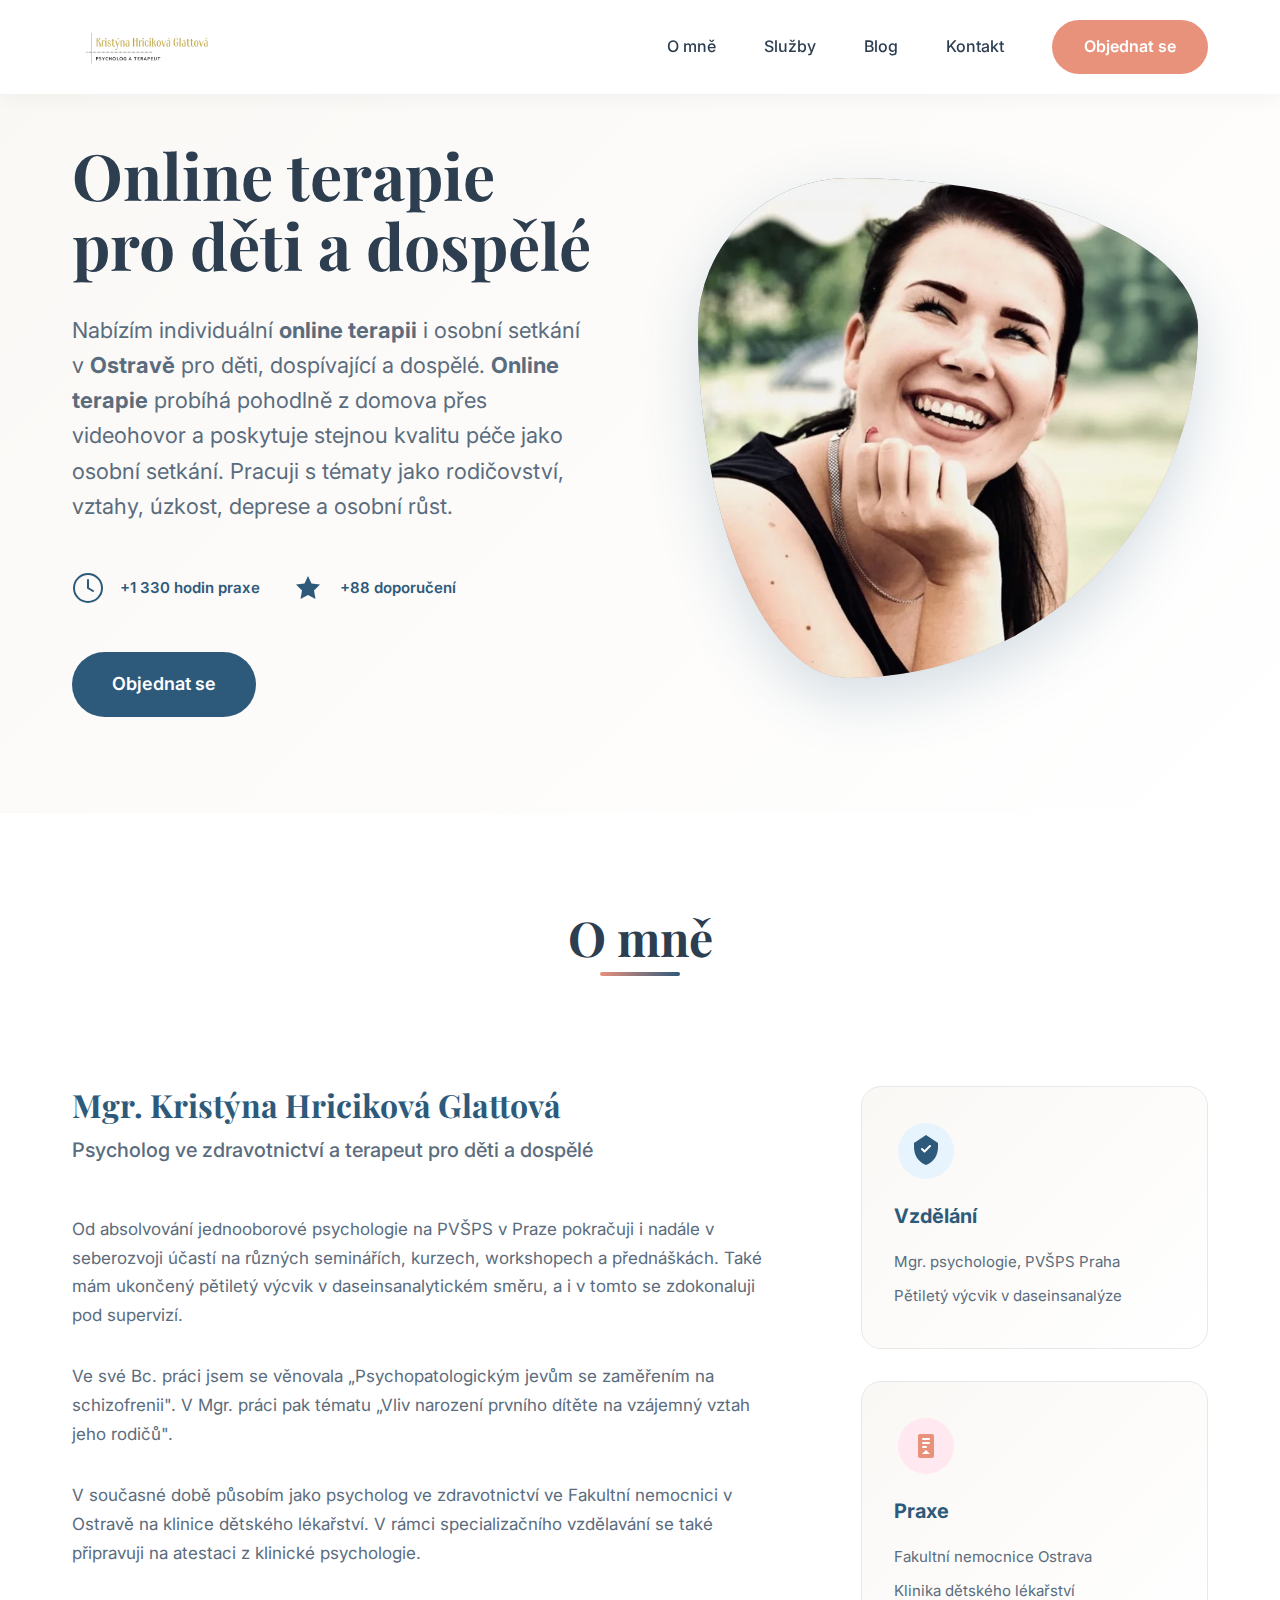
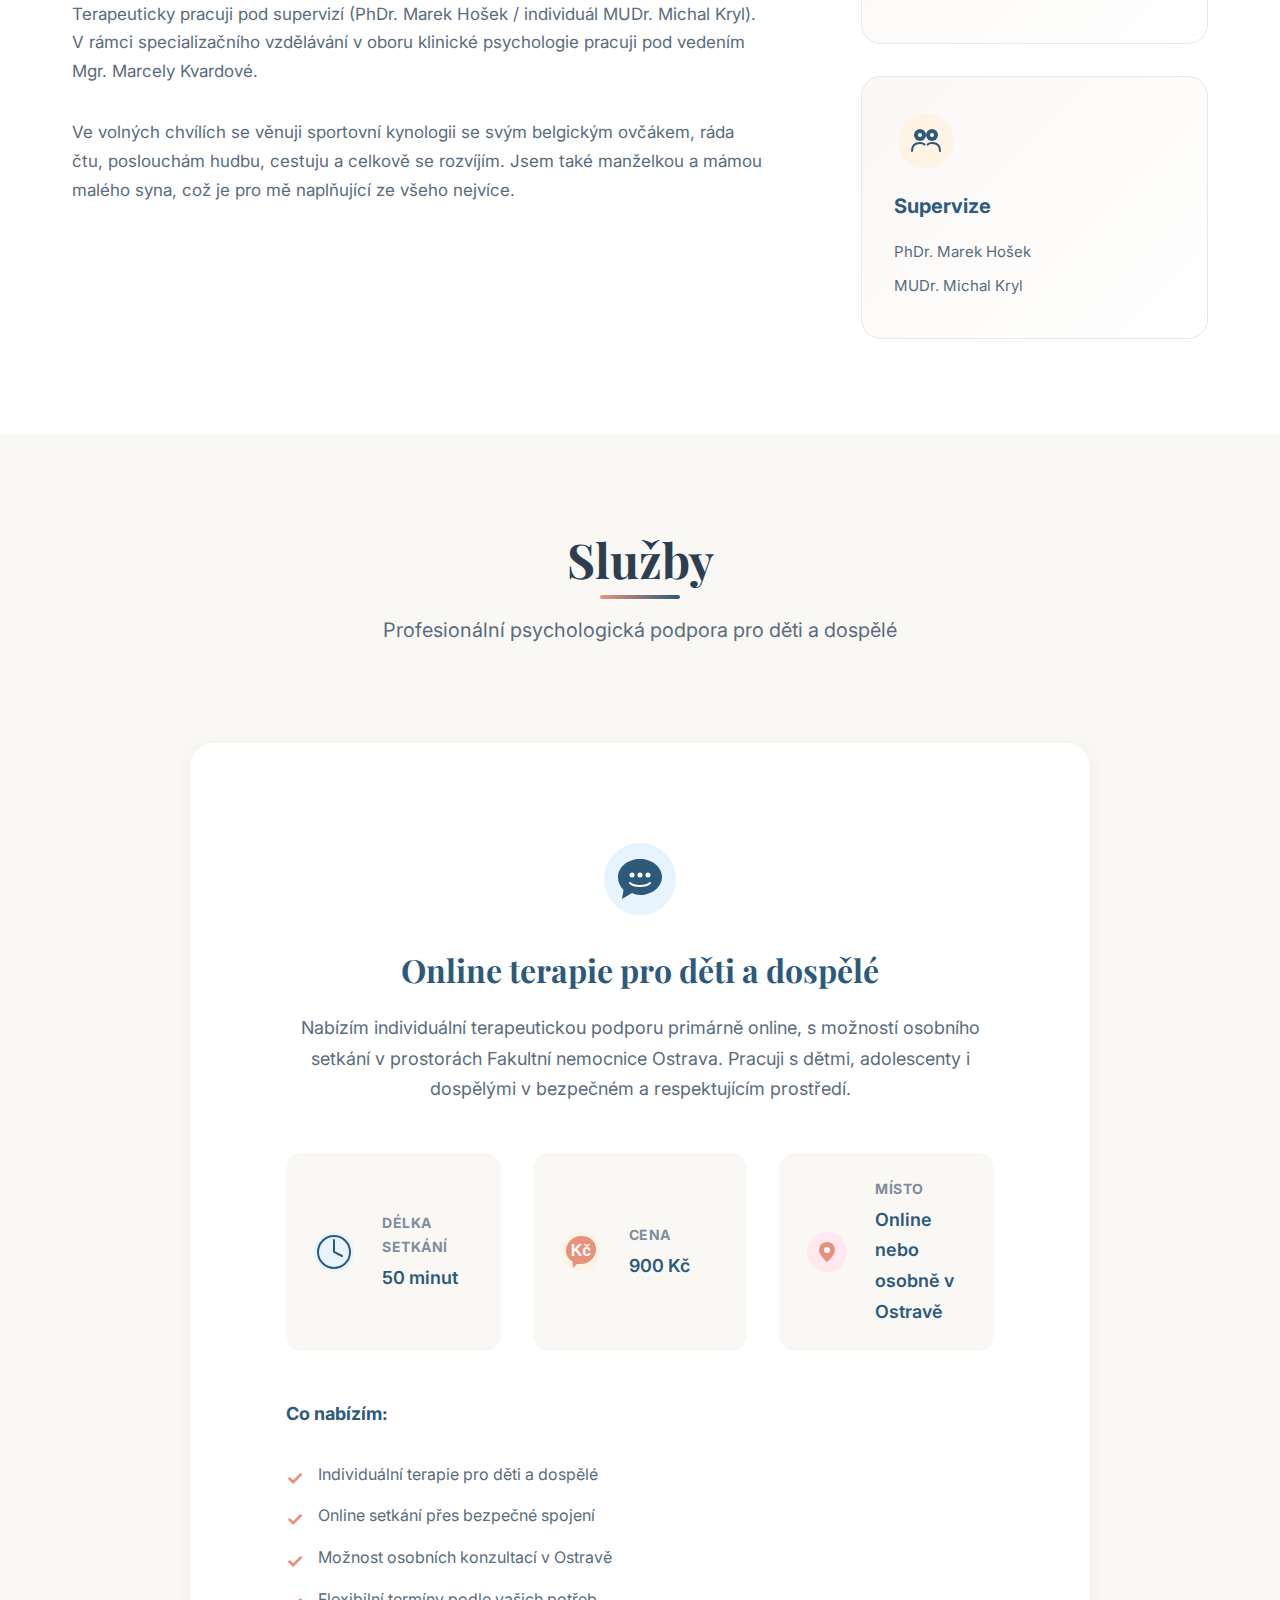
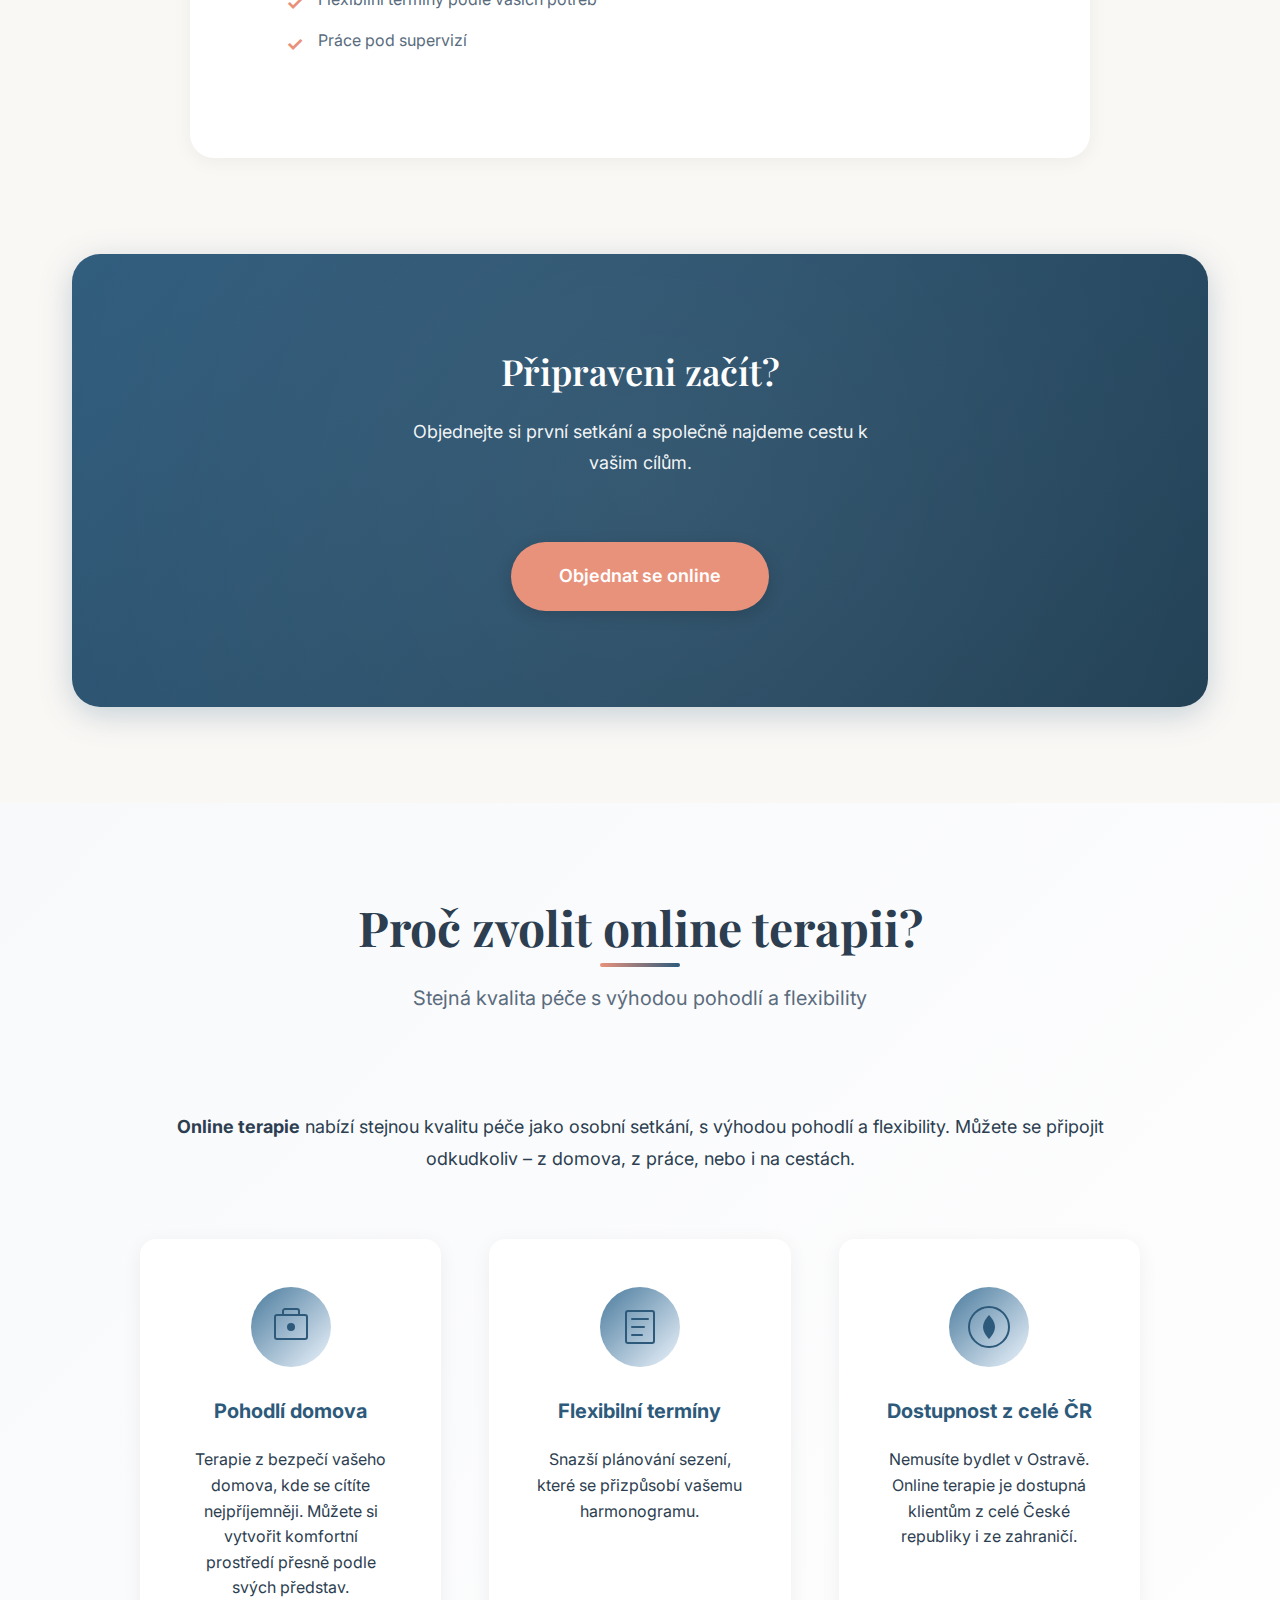
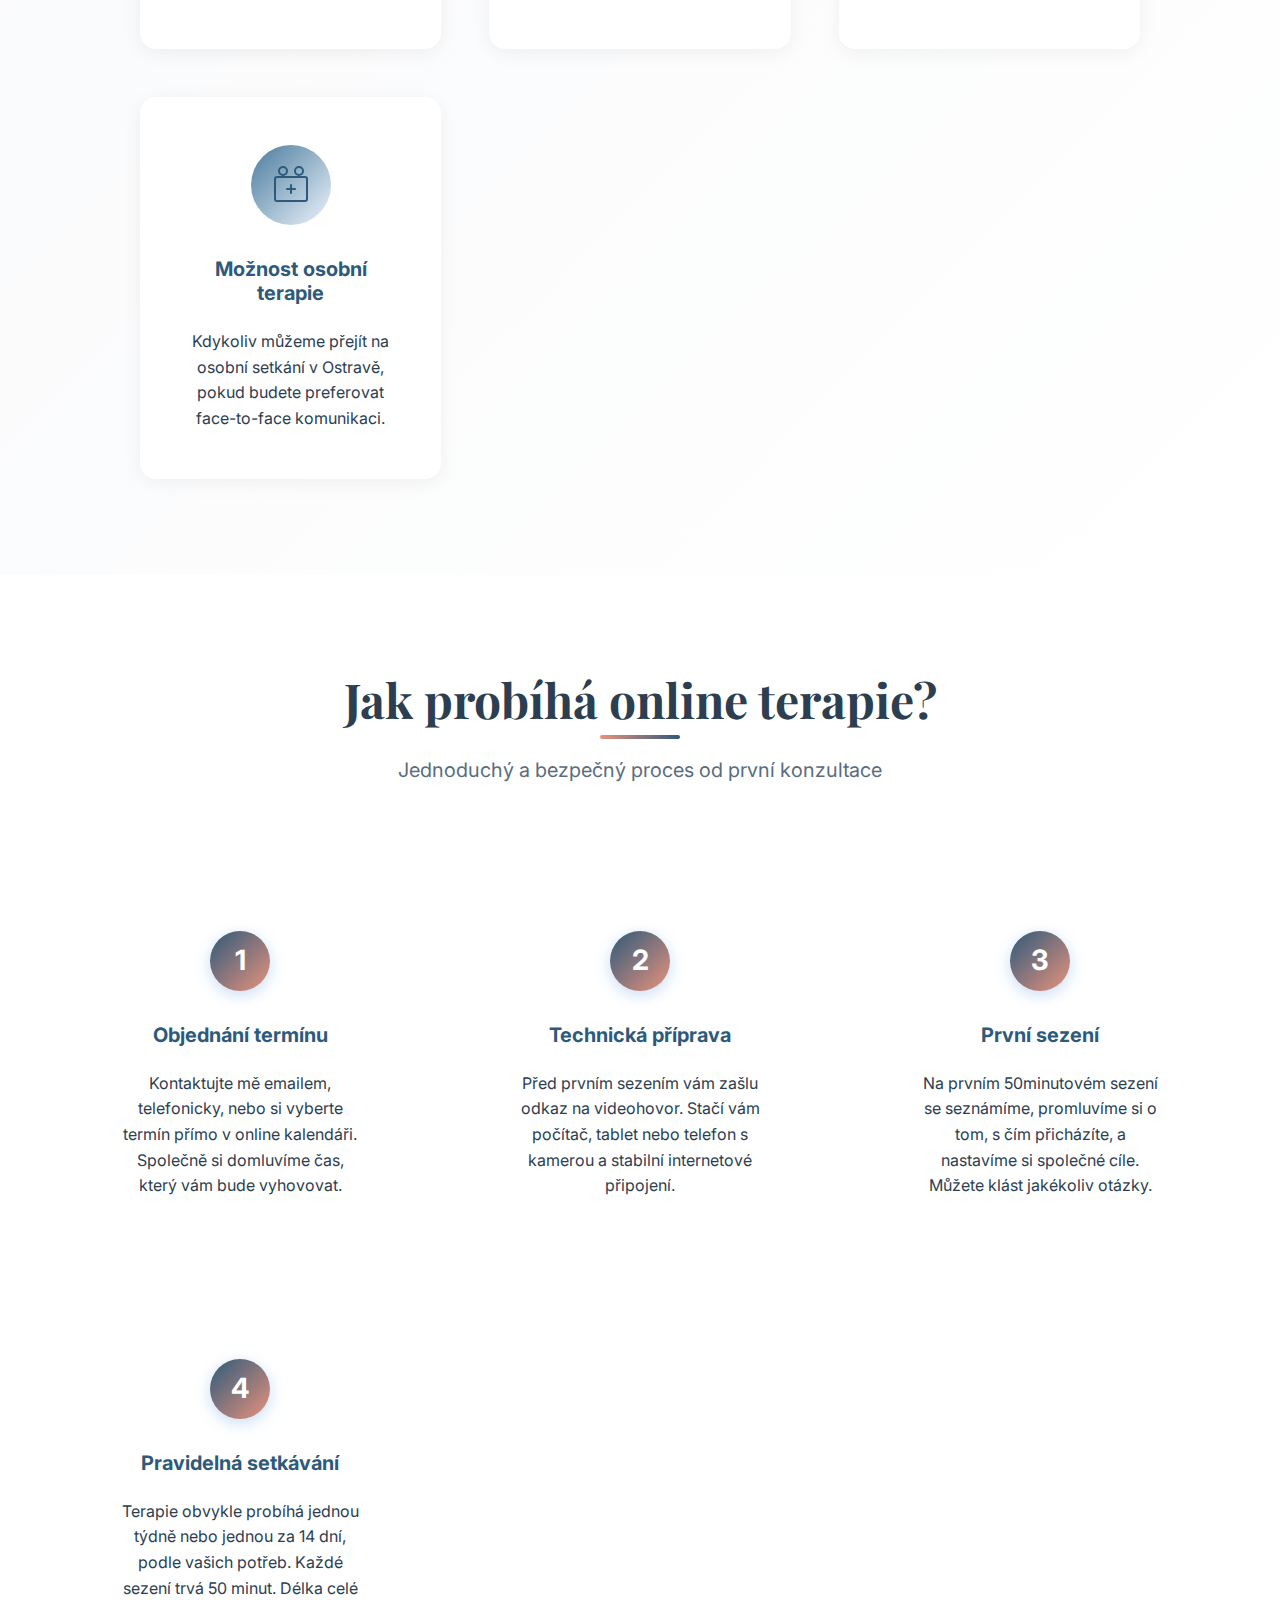
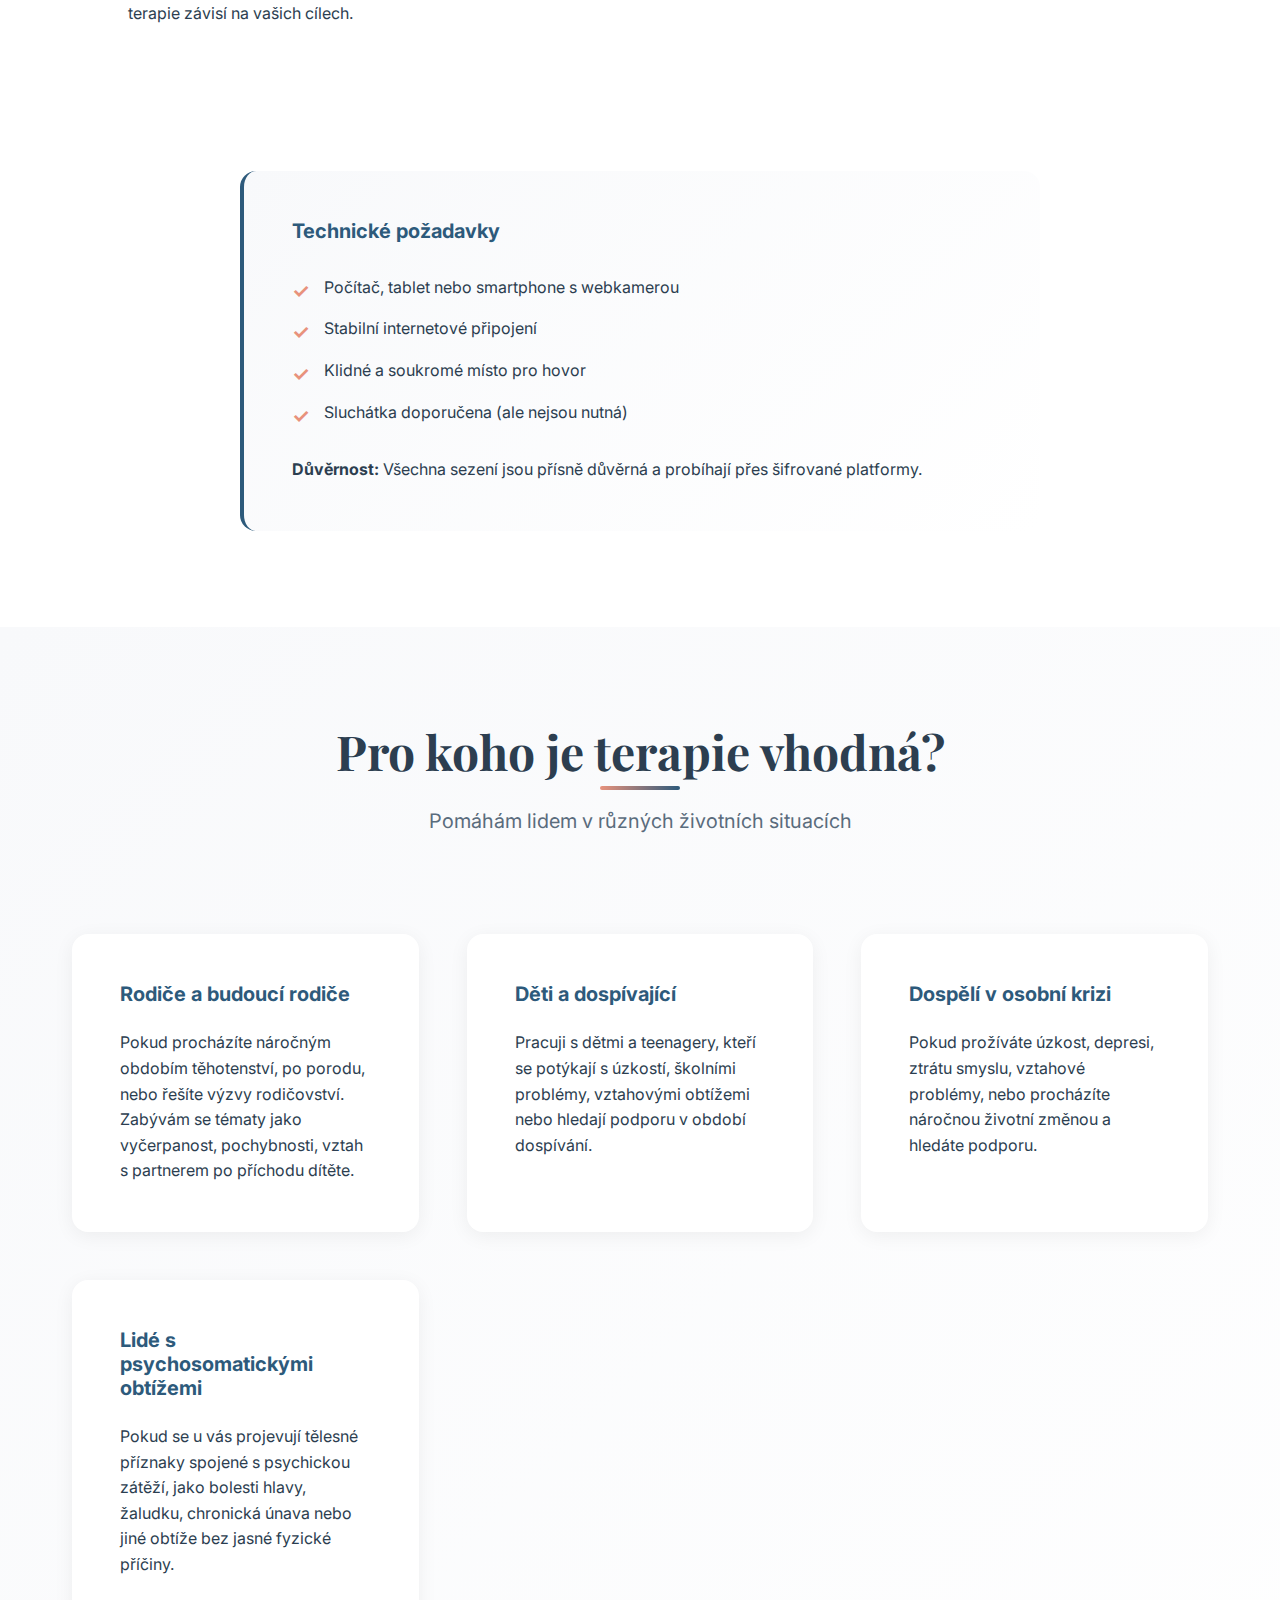
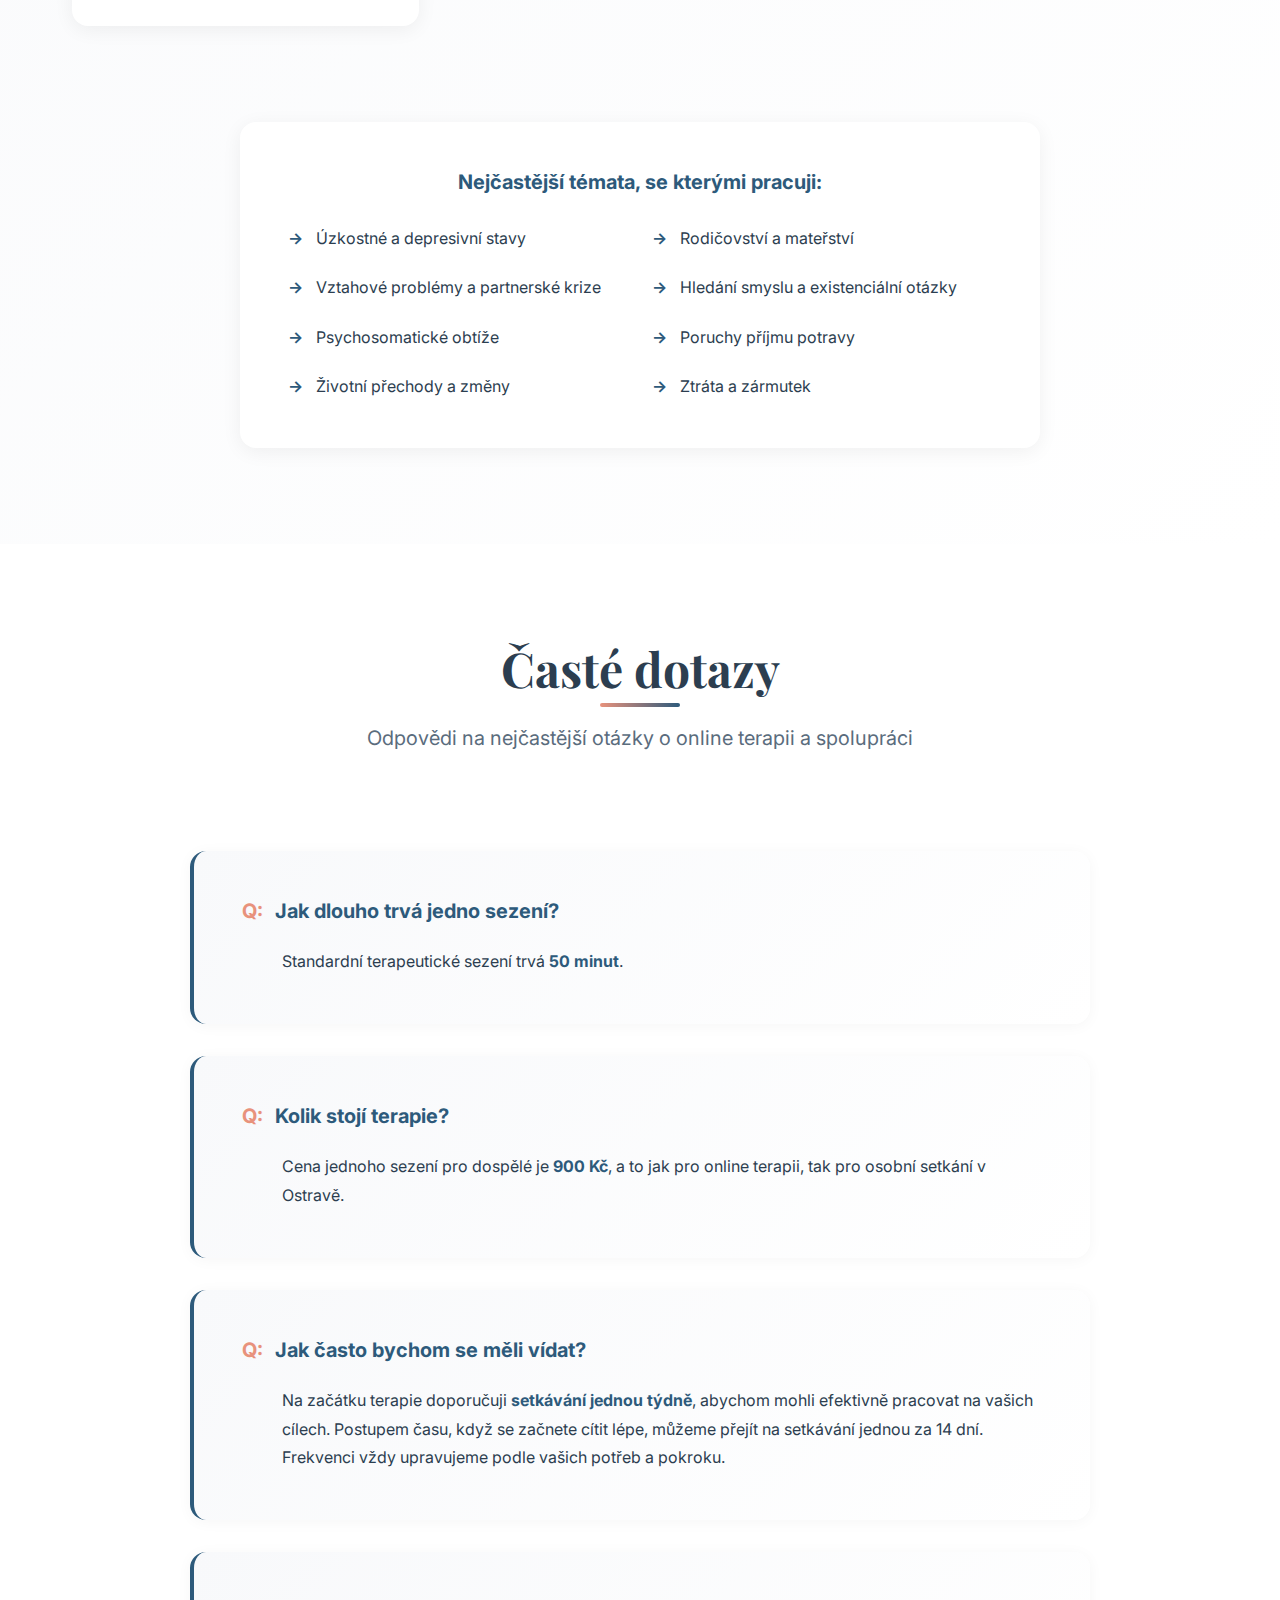
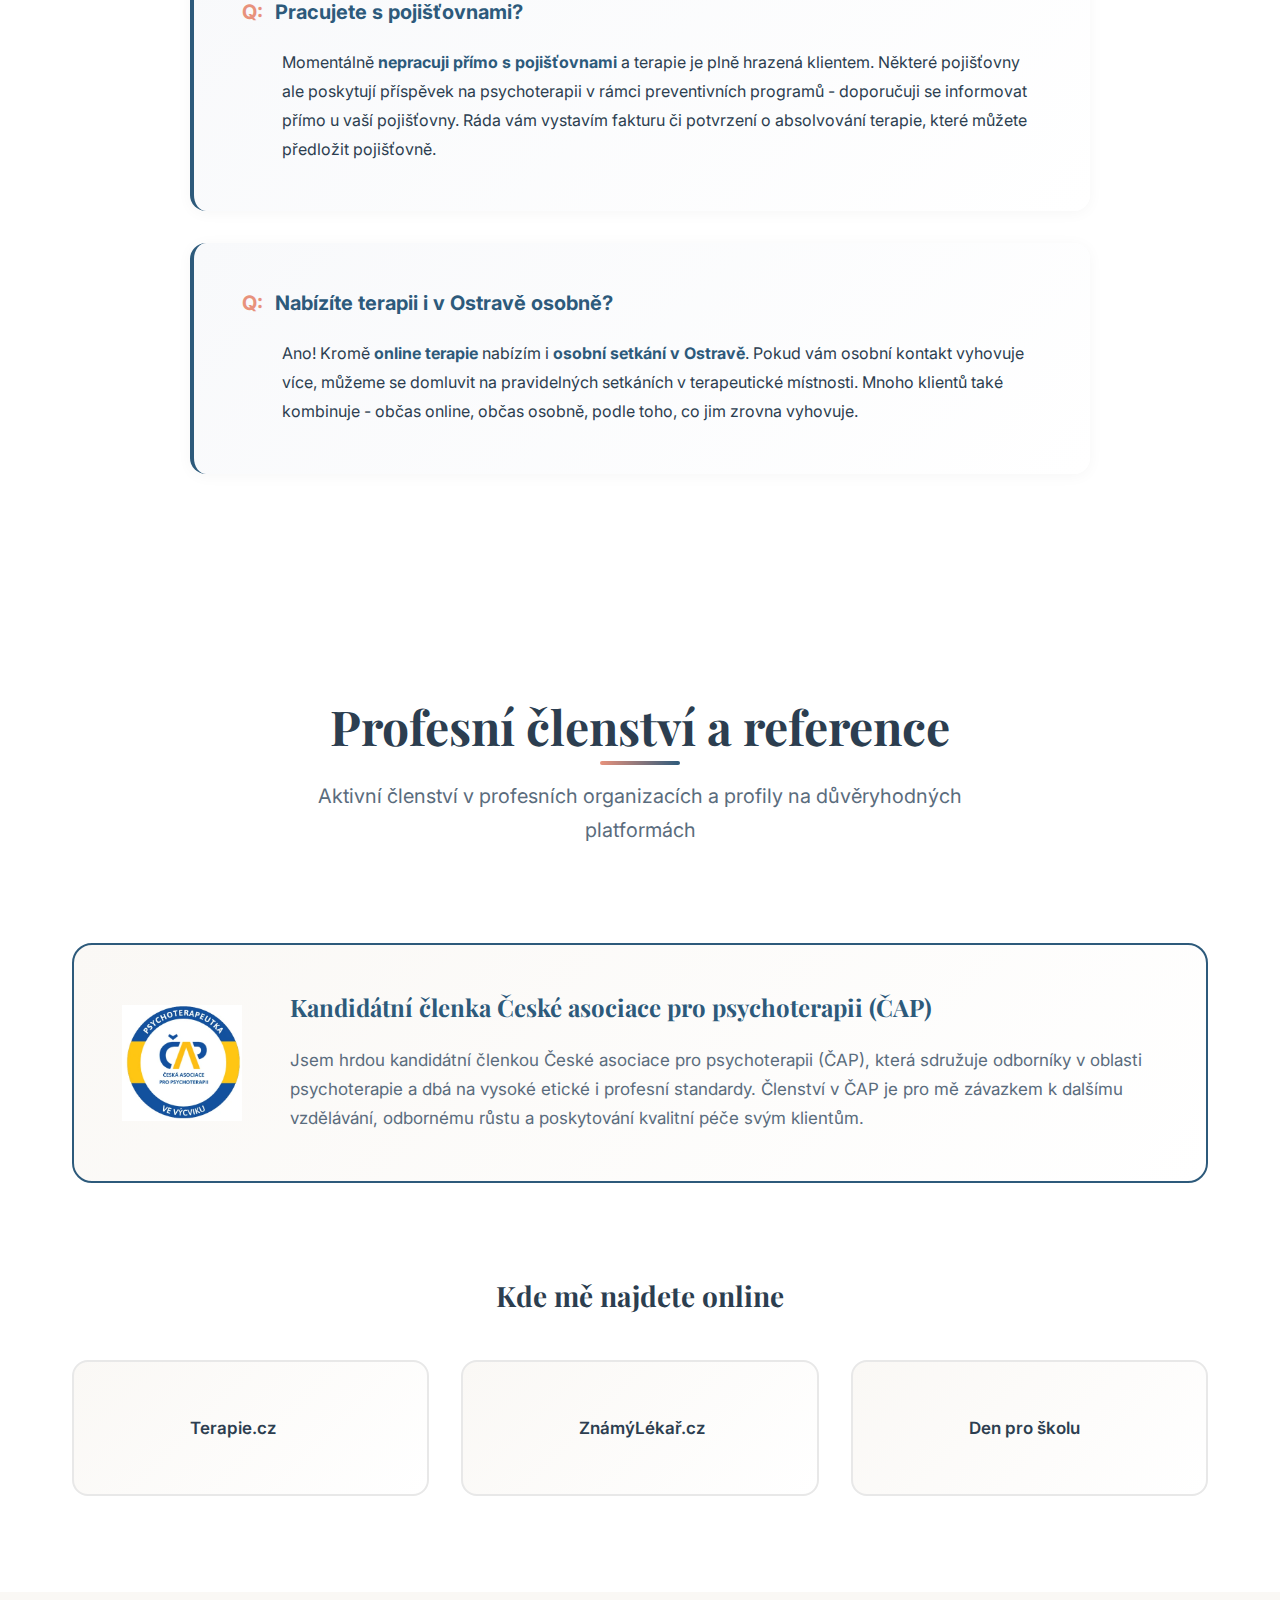
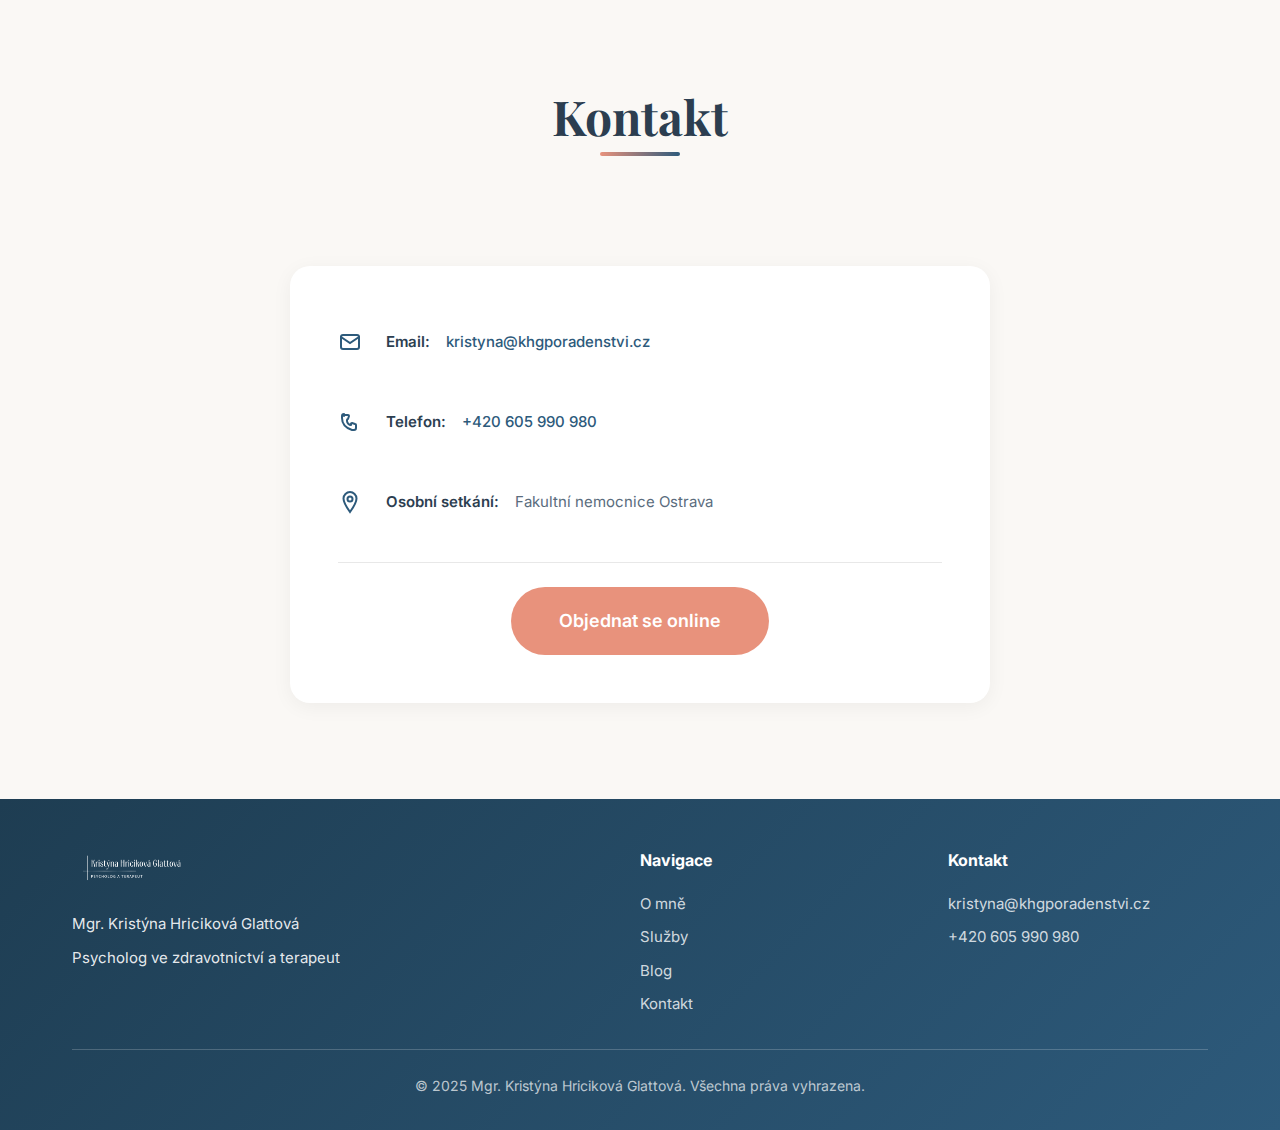
<file: index.html>
<!DOCTYPE html>
<html lang="cs">
<head>
    <meta charset="UTF-8">
    <meta name="viewport" content="width=device-width, initial-scale=1.0">
    <title>Mgr. Kristýna Hriciková Glattová - Online Terapie pro Děti a Dospělé</title>

    <!-- SEO Meta Tags -->
    <meta name="description" content="Psycholog ve zdravotnictví a terapeut pro děti a dospělé. Online terapie i osobní konzultace v Ostravě. Osobní přístup, specializace na klinickou psychologii.">
    <meta name="keywords" content="psycholog Ostrava, online terapie, terapie pro děti, terapie pro dospělé, klinický psycholog, psychoterapie online">
    <meta name="author" content="Mgr. Kristýna Hriciková Glattová">

    <!-- Open Graph Meta Tags -->
    <meta property="og:title" content="Mgr. Kristýna Hriciková Glattová - Online Terapie">
    <meta property="og:description" content="Psycholog ve zdravotnictví a terapeut pro děti a dospělé. Online i osobně v Ostravě.">
    <meta property="og:type" content="website">
    <meta property="og:url" content="https://khgporadenstvi.cz">

    <!-- Favicon -->
    <link rel="icon" type="image/x-icon" href="favicon.ico">

    <!-- Preload Critical Fonts -->
    <link rel="preload" href="fonts/Inter/Inter-VariableFont_opsz,wght.woff2" as="font" type="font/woff2" crossorigin>
    <link rel="preload" href="fonts/Playfair_Display/PlayfairDisplay-VariableFont_wght.woff2" as="font" type="font/woff2" crossorigin>

    <!-- Preload Hero Image -->
    <link rel="preload" as="image" href="images/photo-800.webp" type="image/webp" imagesrcset="images/photo-400.webp 400w, images/photo-800.webp 800w, images/photo.webp 1200w" imagesizes="(max-width: 768px) 90vw, 500px">

    <!-- Stylesheet -->
    <link rel="stylesheet" href="css/styles.css">
</head>
<body>
    <!-- Header & Navigation -->
    <header class="header">
        <nav class="nav container">
            <div class="nav-logo">
                <a href="index.html">
                    <picture>
                        <source srcset="images/logo.webp" type="image/webp">
                        <img src="images/logo.png" alt="KHG Poradenství Logo" class="logo-img" width="120" height="40">
                    </picture>
                </a>
            </div>

            <button class="nav-toggle" aria-label="Toggle navigation">
                <span></span>
                <span></span>
                <span></span>
            </button>

            <ul class="nav-menu">
                <li><a href="#o-mne" class="nav-link">O mně</a></li>
                <li><a href="#sluzby" class="nav-link">Služby</a></li>
                <li><a href="blog.html" class="nav-link">Blog</a></li>
                <li><a href="#kontakt" class="nav-link">Kontakt</a></li>
                <li><a href="https://calendar.google.com/calendar/u/0/appointments/schedules/AcZssZ2cyoX4avobVw7UGTWRjjlBi8N_5RwZskrOTMR1Fn3f1k2DAdBjTnU8CRSBcC-MUVLtbrA_2-Ft" class="btn btn-primary" target="_blank" rel="noopener">Objednat se</a></li>
            </ul>
        </nav>
    </header>

    <!-- Hero Section -->
    <section class="hero">
        <div class="container hero-container">
            <div class="hero-content">
                <h1 class="hero-title">Online terapie<br>pro děti a dospělé</h1>
                <p class="hero-subtitle">
                    Nabízím individuální <strong>online terapii</strong> i osobní setkání v <strong>Ostravě</strong> pro děti, dospívající a dospělé. <strong>Online terapie</strong> probíhá pohodlně z domova přes videohovor a poskytuje stejnou kvalitu péče jako osobní setkání. Pracuji s tématy jako rodičovství, vztahy, úzkost, deprese a osobní růst.
                </p>

                <div class="hero-stats">
                    <div class="hero-stat">
                        <div class="hero-stat-icon">
                            <svg width="32" height="32" viewBox="0 0 32 32" fill="none" xmlns="http://www.w3.org/2000/svg">
                                <circle cx="16" cy="16" r="14" stroke="#2D5A7B" stroke-width="2" fill="none"/>
                                <path d="M16 8V16L21 19" stroke="#2D5A7B" stroke-width="2" stroke-linecap="round"/>
                            </svg>
                        </div>
                        <span class="hero-stat-text">+1500 hodin praxe</span>
                    </div>
                    <div class="hero-stat">
                        <div class="hero-stat-icon">
                            <svg width="32" height="32" viewBox="0 0 32 32" fill="none" xmlns="http://www.w3.org/2000/svg">
                                <path d="M16 4L19.5 11.5L28 12.5L22 18.5L23.5 27L16 23L8.5 27L10 18.5L4 12.5L12.5 11.5L16 4Z" fill="#2D5A7B"/>
                            </svg>
                        </div>
                        <span class="hero-stat-text">+100 doporučení</span>
                    </div>
                </div>

                <a href="https://calendar.google.com/calendar/u/0/appointments/schedules/AcZssZ2cyoX4avobVw7UGTWRjjlBi8N_5RwZskrOTMR1Fn3f1k2DAdBjTnU8CRSBcC-MUVLtbrA_2-Ft" class="btn btn-hero" target="_blank" rel="noopener">
                    Objednat se
                </a>
            </div>

            <div class="hero-image">
                <div class="blob-shape">
                    <picture>
                        <source
                            srcset="images/photo-400.webp 400w,
                                    images/photo-800.webp 800w,
                                    images/photo.webp 1200w"
                            type="image/webp"
                            sizes="(max-width: 768px) 90vw, 500px">
                        <source
                            srcset="images/photo.jpg"
                            type="image/jpeg">
                        <img src="images/photo.jpg"
                             alt="Mgr. Kristýna Hriciková Glattová - Psycholog a terapeut"
                             class="profile-img"
                             width="500"
                             height="500"
                             loading="eager">
                    </picture>
                </div>
            </div>
        </div>
    </section>

    <!-- About Section -->
    <section id="o-mne" class="about">
        <div class="container">
            <div class="section-header">
                <h2 class="section-title">O mně</h2>
            </div>

            <div class="about-content">
                <div class="about-text">
                    <h3 class="about-name">Mgr. Kristýna Hriciková Glattová</h3>
                    <p class="about-role">Psycholog ve zdravotnictví a terapeut pro děti a dospělé</p>

                    <div class="about-description">
                        <p>
                            Od absolvování jednooborové psychologie na PVŠPS v Praze pokračuji i nadále
                            v seberozvoji účastí na různých seminářích, kurzech, workshopech a přednáškách.
                            Také mám ukončený pětiletý výcvik v daseinsanalytickém směru, a i v tomto se
                            zdokonaluji pod supervizí.
                        </p>

                        <p>
                            Ve své Bc. práci jsem se věnovala „Psychopatologickým jevům se zaměřením na
                            schizofrenii". V Mgr. práci pak tématu „Vliv narození prvního dítěte na vzájemný
                            vztah jeho rodičů".
                        </p>

                        <p>
                            V současné době působím jako psycholog ve zdravotnictví ve Fakultní nemocnici
                            v Ostravě na klinice dětského lékařství. V rámci specializačního vzdělavání
                            se také připravuji na atestaci z klinické psychologie.
                        </p>

                        <p>
                            Terapeuticky pracuji pod supervizí (PhDr. Marek Hošek / individuál MUDr. Michal Kryl).
                            V rámci specializačního vzdělávání v oboru klinické psychologie pracuji pod vedením
                            Mgr. Marcely Kvardové.
                        </p>

                        <p>
                            Ve volných chvílích se věnuji sportovní kynologii se svým belgickým ovčákem,
                            ráda čtu, poslouchám hudbu, cestuju a celkově se rozvíjím. Jsem také manželkou
                            a mámou malého syna, což je pro mě naplňující ze všeho nejvíce.
                        </p>
                    </div>
                </div>

                <div class="credentials">
                    <div class="credential-card">
                        <div class="credential-icon">
                            <svg width="64" height="64" viewBox="0 0 64 64" fill="none" xmlns="http://www.w3.org/2000/svg">
                                <circle cx="32" cy="32" r="28" fill="#E8F4FD"/>
                                <path d="M32 16L20 24V28C20 36 24 43 32 46C40 43 44 36 44 28V24L32 16Z" fill="#2D5A7B"/>
                                <path d="M28 30L30.5 32.5L36 27" stroke="white" stroke-width="2" stroke-linecap="round" stroke-linejoin="round"/>
                                <path d="M26 36L32 42L38 36" stroke="#2D5A7B" stroke-width="2" stroke-linecap="round" stroke-linejoin="round"/>
                            </svg>
                        </div>
                        <p class="credential-label"><strong>Vzdělání</strong></p>
                        <p>Mgr. psychologie, PVŠPS Praha</p>
                        <p>Pětiletý výcvik v daseinsanalýze</p>
                    </div>

                    <div class="credential-card">
                        <div class="credential-icon">
                            <svg width="64" height="64" viewBox="0 0 64 64" fill="none" xmlns="http://www.w3.org/2000/svg">
                                <circle cx="32" cy="32" r="28" fill="#FFE8F0"/>
                                <path d="M38 20H26C24.8954 20 24 20.8954 24 22V42C24 43.1046 24.8954 44 26 44H38C39.1046 44 40 43.1046 40 42V22C40 20.8954 39.1046 20 38 20Z" fill="#E8927C"/>
                                <rect x="28" y="24" width="8" height="2" rx="1" fill="white"/>
                                <rect x="28" y="28" width="8" height="2" rx="1" fill="white"/>
                                <rect x="28" y="32" width="5" height="2" rx="1" fill="white"/>
                                <path d="M32 36L28 40H36L32 36Z" fill="white"/>
                            </svg>
                        </div>
                        <p class="credential-label"><strong>Praxe</strong></p>
                        <p>Fakultní nemocnice Ostrava</p>
                        <p>Klinika dětského lékařství</p>
                    </div>

                    <div class="credential-card">
                        <div class="credential-icon">
                            <svg width="64" height="64" viewBox="0 0 64 64" fill="none" xmlns="http://www.w3.org/2000/svg">
                                <circle cx="32" cy="32" r="28" fill="#FFF3E6"/>
                                <circle cx="26" cy="26" r="6" fill="#2D5A7B"/>
                                <circle cx="38" cy="26" r="6" fill="#2D5A7B"/>
                                <path d="M18 42C18 37 21 34 26 34C28 34 29.5 34.5 30.5 35.5" stroke="#2D5A7B" stroke-width="2" stroke-linecap="round"/>
                                <path d="M46 42C46 37 43 34 38 34C36 34 34.5 34.5 33.5 35.5" stroke="#2D5A7B" stroke-width="2" stroke-linecap="round"/>
                                <circle cx="26" cy="26" r="2" fill="white"/>
                                <circle cx="38" cy="26" r="2" fill="white"/>
                            </svg>
                        </div>
                        <p class="credential-label"><strong>Supervize</strong></p>
                        <p>PhDr. Marek Hošek</p>
                        <p>MUDr. Michal Kryl</p>
                    </div>
                </div>
            </div>
        </div>
    </section>

    <!-- Services Section -->
    <section id="sluzby" class="services">
        <div class="container">
            <div class="section-header">
                <h2 class="section-title">Služby</h2>
                <p class="section-subtitle">Profesionální psychologická podpora pro děti a dospělé</p>
            </div>

            <div class="service-main">
                <div class="service-icon-large">
                    <svg width="80" height="80" viewBox="0 0 80 80" fill="none" xmlns="http://www.w3.org/2000/svg">
                        <circle cx="40" cy="40" r="36" fill="#E8F4FD"/>
                        <path d="M40 20C28 20 18 28 18 38C18 43 20 47.5 23.5 51L22 60L32 54C34.5 55 37 56 40 56C52 56 62 48 62 38C62 28 52 20 40 20Z" fill="#2D5A7B"/>
                        <circle cx="32" cy="36" r="2.5" fill="white"/>
                        <circle cx="40" cy="36" r="2.5" fill="white"/>
                        <circle cx="48" cy="36" r="2.5" fill="white"/>
                        <path d="M30 44C32 46 36 47 40 47C44 47 48 46 50 44" stroke="white" stroke-width="2" stroke-linecap="round"/>
                    </svg>
                </div>
                <h3>Online terapie pro děti a dospělé</h3>
                <p class="service-description">
                    Nabízím individuální terapeutickou podporu primárně online, s možností osobního setkání
                    v prostorách Fakultní nemocnice Ostrava. Pracuji s dětmi, adolescenty i dospělými
                    v bezpečném a respektujícím prostředí.
                </p>

                <div class="service-details">
                    <div class="service-detail-item">
                        <div class="detail-icon">
                            <svg width="48" height="48" viewBox="0 0 48 48" fill="none" xmlns="http://www.w3.org/2000/svg">
                                <circle cx="24" cy="24" r="20" fill="#E8F4FD"/>
                                <circle cx="24" cy="24" r="16" stroke="#2D5A7B" stroke-width="2"/>
                                <path d="M24 12V24L32 28" stroke="#2D5A7B" stroke-width="2" stroke-linecap="round"/>
                            </svg>
                        </div>
                        <div class="detail-content">
                            <p class="detail-label"><strong>Délka setkání</strong></p>
                            <p>50 minut</p>
                        </div>
                    </div>

                    <div class="service-detail-item">
                        <div class="detail-icon">
                            <svg width="48" height="48" viewBox="0 0 48 48" fill="none" xmlns="http://www.w3.org/2000/svg">
                                <circle cx="24" cy="24" r="20" fill="#FFF3E6"/>
                                <path d="M24 8C15.716 8 9 14.716 9 23C9 27.418 11.582 31.302 15.418 33.418L16 40L20 36H24C32.284 36 39 29.284 39 21C39 12.716 32.284 8 24 8Z" fill="#E8927C"/>
                                <text x="24" y="28" text-anchor="middle" fill="white" font-size="16" font-weight="bold" font-family="Arial">Kč</text>
                            </svg>
                        </div>
                        <div class="detail-content">
                            <p class="detail-label"><strong>Cena</strong></p>
                            <p>900 Kč</p>
                        </div>
                    </div>

                    <div class="service-detail-item">
                        <div class="detail-icon">
                            <svg width="48" height="48" viewBox="0 0 48 48" fill="none" xmlns="http://www.w3.org/2000/svg">
                                <circle cx="24" cy="24" r="20" fill="#FFE8F0"/>
                                <path d="M24 14C19.582 14 16 17.582 16 22C16 27.5 24 34 24 34C24 34 32 27.5 32 22C32 17.582 28.418 14 24 14Z" fill="#E8927C"/>
                                <circle cx="24" cy="22" r="3" fill="white"/>
                            </svg>
                        </div>
                        <div class="detail-content">
                            <p class="detail-label"><strong>Místo</strong></p>
                            <p>Online nebo osobně v Ostravě</p>
                        </div>
                    </div>
                </div>

                <div class="service-features-main">
                    <p class="features-heading"><strong>Co nabízím:</strong></p>
                    <ul>
                        <li>Individuální terapie pro děti a dospělé</li>
                        <li>Online setkání přes bezpečné spojení</li>
                        <li>Možnost osobních konzultací v Ostravě</li>
                        <li>Flexibilní termíny podle vašich potřeb</li>
                        <li>Práce pod supervizí</li>
                    </ul>
                </div>
            </div>

            <div class="cta-section">
                <p class="cta-heading">Připraveni začít?</p>
                <p>Objednejte si první setkání a společně najdeme cestu k vašim cílům.</p>
                <a href="https://calendar.google.com/calendar/u/0/appointments/schedules/AcZssZ2cyoX4avobVw7UGTWRjjlBi8N_5RwZskrOTMR1Fn3f1k2DAdBjTnU8CRSBcC-MUVLtbrA_2-Ft" class="btn btn-large" target="_blank" rel="noopener">
                    Objednat se online
                </a>
            </div>
        </div>
    </section>

    <!-- Why Online Therapy Section -->
    <section class="why-online">
        <div class="container">
            <div class="section-header">
                <h2 class="section-title">Proč zvolit online terapii?</h2>
                <p class="section-subtitle">Stejná kvalita péče s výhodou pohodlí a flexibility</p>
            </div>

            <div class="why-online-content">
                <p class="lead-text">
                    <strong>Online terapie</strong> nabízí stejnou kvalitu péče jako osobní setkání, s výhodou pohodlí a flexibility.
                    Můžete se připojit odkudkoliv – z domova, z práce, nebo i na cestách. 
                </p>

                <div class="benefits-grid">
                    <div class="benefit-item">
                        <div class="benefit-icon">
                            <svg width="48" height="48" viewBox="0 0 48 48" fill="none" xmlns="http://www.w3.org/2000/svg">
                                <rect x="8" y="12" width="32" height="24" rx="2" stroke="#2D5A7B" stroke-width="2"/>
                                <path d="M16 12V8C16 6.89543 16.8954 6 18 6H30C31.1046 6 32 6.89543 32 8V12" stroke="#2D5A7B" stroke-width="2"/>
                                <circle cx="24" cy="24" r="4" fill="#2D5A7B"/>
                            </svg>
                        </div>
                        <h3>Pohodlí domova</h3>
                        <p>Terapie z bezpečí vašeho domova, kde se cítíte nejpříjemněji. Můžete si vytvořit komfortní prostředí přesně podle svých představ.</p>
                    </div>

                    <div class="benefit-item">
                        <div class="benefit-icon">
                            <svg width="48" height="48" viewBox="0 0 48 48" fill="none" xmlns="http://www.w3.org/2000/svg">
                                <rect x="10" y="8" width="28" height="32" rx="2" stroke="#2D5A7B" stroke-width="2"/>
                                <line x1="16" y1="16" x2="32" y2="16" stroke="#2D5A7B" stroke-width="2" stroke-linecap="round"/>
                                <line x1="16" y1="24" x2="28" y2="24" stroke="#2D5A7B" stroke-width="2" stroke-linecap="round"/>
                                <line x1="16" y1="32" x2="26" y2="32" stroke="#2D5A7B" stroke-width="2" stroke-linecap="round"/>
                            </svg>
                        </div>
                        <h3>Flexibilní termíny</h3>
                        <p>Snazší plánování sezení, které se přizpůsobí vašemu harmonogramu.</p>
                    </div>

                    <div class="benefit-item">
                        <div class="benefit-icon">
                            <svg width="48" height="48" viewBox="0 0 48 48" fill="none" xmlns="http://www.w3.org/2000/svg">
                                <path d="M24 4C13 4 4 13 4 24C4 35 13 44 24 44C35 44 44 35 44 24C44 13 35 4 24 4Z" stroke="#2D5A7B" stroke-width="2"/>
                                <path d="M24 12C24 12 30 18 30 24C30 30 24 36 24 36C24 36 18 30 18 24C18 18 24 12 24 12Z" fill="#2D5A7B"/>
                            </svg>
                        </div>
                        <h3>Dostupnost z celé ČR</h3>
                        <p>Nemusíte bydlet v Ostravě. Online terapie je dostupná klientům z celé České republiky i ze zahraničí.</p>
                    </div>

                    <div class="benefit-item">
                        <div class="benefit-icon">
                            <svg width="48" height="48" viewBox="0 0 48 48" fill="none" xmlns="http://www.w3.org/2000/svg">
                                <rect x="8" y="16" width="32" height="24" rx="2" stroke="#2D5A7B" stroke-width="2"/>
                                <circle cx="16" cy="10" r="4" stroke="#2D5A7B" stroke-width="2"/>
                                <circle cx="32" cy="10" r="4" stroke="#2D5A7B" stroke-width="2"/>
                                <path d="M20 28H28M24 24V32" stroke="#2D5A7B" stroke-width="2" stroke-linecap="round"/>
                            </svg>
                        </div>
                        <h3>Možnost osobní terapie</h3>
                        <p>Kdykoliv můžeme přejít na osobní setkání v Ostravě, pokud budete preferovat face-to-face komunikaci.</p>
                    </div>
                </div>
            </div>
        </div>
    </section>

    <!-- How It Works Section -->
    <section class="how-it-works">
        <div class="container">
            <div class="section-header">
                <h2 class="section-title">Jak probíhá online terapie?</h2>
                <p class="section-subtitle">Jednoduchý a bezpečný proces od první konzultace</p>
            </div>

            <div class="process-steps">
                <div class="step">
                    <div class="step-number">1</div>
                    <h3>Objednání termínu</h3>
                    <p>Kontaktujte mě emailem, telefonicky, nebo si vyberte termín přímo v online kalendáři. Společně si domluvíme čas, který vám bude vyhovovat.</p>
                </div>

                <div class="step">
                    <div class="step-number">2</div>
                    <h3>Technická příprava</h3>
                    <p>Před prvním sezením vám zašlu odkaz na videohovor. Stačí vám počítač, tablet nebo telefon s kamerou a stabilní internetové připojení.</p>
                </div>

                <div class="step">
                    <div class="step-number">3</div>
                    <h3>První sezení</h3>
                    <p>Na prvním 50minutovém sezení se seznámíme, promluvíme si o tom, s čím přicházíte, a nastavíme si společné cíle. Můžete klást jakékoliv otázky.</p>
                </div>

                <div class="step">
                    <div class="step-number">4</div>
                    <h3>Pravidelná setkávání</h3>
                    <p>Terapie obvykle probíhá jednou týdně nebo jednou za 14 dní, podle vašich potřeb. Každé sezení trvá 50 minut. Délka celé terapie závisí na vašich cílech.</p>
                </div>
            </div>

            <div class="technical-info">
                <h3>Technické požadavky</h3>
                <ul>
                    <li>Počítač, tablet nebo smartphone s webkamerou</li>
                    <li>Stabilní internetové připojení</li>
                    <li>Klidné a soukromé místo pro hovor</li>
                    <li>Sluchátka doporučena (ale nejsou nutná)</li>
                </ul>
                <p><strong>Důvěrnost:</strong> Všechna sezení jsou přísně důvěrná a probíhají přes šifrované platformy.</p>
            </div>
        </div>
    </section>

    <!-- Who Is It For Section -->
    <section class="who-for">
        <div class="container">
            <div class="section-header">
                <h2 class="section-title">Pro koho je terapie vhodná?</h2>
                <p class="section-subtitle">Pomáhám lidem v různých životních situacích</p>
            </div>

            <div class="target-groups">
                <div class="target-group">
                    <h3>Rodiče a budoucí rodiče</h3>
                    <p>Pokud procházíte náročným obdobím těhotenství, po porodu, nebo řešíte výzvy rodičovství. Zabývám se tématy jako vyčerpanost, pochybnosti, vztah s partnerem po příchodu dítěte.</p>
                </div>

                <div class="target-group">
                    <h3>Děti a dospívající</h3>
                    <p>Pracuji s dětmi a teenagery, kteří se potýkají s úzkostí, školními problémy, vztahovými obtížemi nebo hledají podporu v období dospívání.</p>
                </div>

                <div class="target-group">
                    <h3>Dospělí v osobní krizi</h3>
                    <p>Pokud prožíváte úzkost, depresi, ztrátu smyslu, vztahové problémy, nebo procházíte náročnou životní změnou a hledáte podporu.</p>
                </div>

                <div class="target-group">
                    <h3>Lidé s psychosomatickými obtížemi</h3>
                    <p>Pokud se u vás projevují tělesné příznaky spojené s psychickou zátěží, jako bolesti hlavy, žaludku, chronická únava nebo jiné obtíže bez jasné fyzické příčiny.</p>
                </div>
            </div>

            <div class="common-issues">
                <h3>Nejčastější témata, se kterými pracuji:</h3>
                <ul>
                    <li>Úzkostné a depresivní stavy</li>
                    <li>Rodičovství a mateřství</li>
                    <li>Vztahové problémy a partnerské krize</li>
                    <li>Hledání smyslu a existenciální otázky</li>
                    <li>Psychosomatické obtíže</li>
                    <li>Poruchy příjmu potravy</li>
                    <li>Životní přechody a změny</li>
                    <li>Ztráta a zármutek</li>
                </ul>
            </div>
        </div>
    </section>

    <!-- FAQ Section -->
    <section id="faq" class="faq">
        <div class="container">
            <div class="section-header">
                <h2 class="section-title">Časté dotazy</h2>
                <p class="section-subtitle">Odpovědi na nejčastější otázky o online terapii a spolupráci</p>
            </div>

            <div class="faq-list">
                <div class="faq-item">
                    <h3 class="faq-question">Jak dlouho trvá jedno sezení?</h3>
                    <div class="faq-answer">
                        <p>Standardní terapeutické sezení trvá <strong>50 minut</strong>. </p>
                    </div>
                </div>

                <div class="faq-item">
                    <h3 class="faq-question">Kolik stojí terapie?</h3>
                    <div class="faq-answer">
                        <p>Cena jednoho sezení pro dospělé je <strong>900 Kč</strong>, a to jak pro online terapii, tak pro osobní setkání v Ostravě.</p>
                    </div>
                </div>

                <div class="faq-item">
                    <h3 class="faq-question">Jak často bychom se měli vídat?</h3>
                    <div class="faq-answer">
                        <p>Na začátku terapie doporučuji <strong>setkávání jednou týdně</strong>, abychom mohli efektivně pracovat na vašich cílech. Postupem času, když se začnete cítit lépe, můžeme přejít na setkávání jednou za 14 dní. Frekvenci vždy upravujeme podle vašich potřeb a pokroku.</p>
                    </div>
                </div>

                <div class="faq-item">
                    <h3 class="faq-question">Pracujete s pojišťovnami?</h3>
                    <div class="faq-answer">
                        <p>Momentálně <strong>nepracuji přímo s pojišťovnami</strong> a terapie je plně hrazená klientem. Některé pojišťovny ale poskytují příspěvek na psychoterapii v rámci preventivních programů - doporučuji se informovat přímo u vaší pojišťovny. Ráda vám vystavím fakturu či potvrzení o absolvování terapie, které můžete předložit pojišťovně.</p>
                    </div>
                </div>

                <div class="faq-item">
                    <h3 class="faq-question">Nabízíte terapii i v Ostravě osobně?</h3>
                    <div class="faq-answer">
                        <p>Ano! Kromě <strong>online terapie</strong> nabízím i <strong>osobní setkání v Ostravě</strong>. Pokud vám osobní kontakt vyhovuje více, můžeme se domluvit na pravidelných setkáních v terapeutické místnosti. Mnoho klientů také kombinuje - občas online, občas osobně, podle toho, co jim zrovna vyhovuje.</p>
                    </div>
                </div>
            </div>
        </div>
    </section>

    <!-- Featured Section -->
    <section class="featured">
        <div class="container">
            <div class="section-header">
                <h2 class="section-title">Profesní členství a reference</h2>
                <p class="section-subtitle">Aktivní členství v profesních organizacích a profily na důvěryhodných platformách</p>
            </div>

            <!-- ČAP Membership -->
            <div class="cap-membership">
                <div class="cap-logo">
                    <picture>
                        <source srcset="images/ceska-asociace-pro-psychoterapii.webp" type="image/webp">
                        <img src="images/ceska-asociace-pro-psychoterapii.png" alt="Česká asociace pro psychoterapii (ČAP)" class="cap-logo-img" width="120" height="120">
                    </picture>
                </div>
                <div class="cap-content">
                    <h3>Kandidátní členka České asociace pro psychoterapii (ČAP)</h3>
                    <p>
                        Jsem hrdou kandidátní členkou České asociace pro psychoterapii (ČAP), která sdružuje
                        odborníky v oblasti psychoterapie a dbá na vysoké etické i profesní standardy.
                        Členství v ČAP je pro mě závazkem k dalšímu vzdělávání, odbornému růstu
                        a poskytování kvalitní péče svým klientům.
                    </p>
                </div>
            </div>

            <h3 class="featured-subtitle">Kde mě najdete online</h3>
            <div class="featured-links">
                <a href="https://app.terapie.cz/profile/589-Kristyna-Glattova" target="_blank" rel="noopener" class="featured-link">
                    <picture>
                        <source srcset="images/terapie-cz-logo.webp" type="image/webp">
                        <img src="images/terapie-cz-logo.jpg" alt="Terapie.cz" class="featured-logo" width="150" height="50" loading="lazy">
                    </picture>
                    <span>Terapie.cz</span>
                </a>

                <a href="https://www.znamylekar.cz/mgr-kristyna-hricikova-glattova/psycholog-terapeut/benesov" target="_blank" rel="noopener" class="featured-link">
                    <picture>
                        <source srcset="images/znamy-lekar-logo.webp" type="image/webp">
                        <img src="images/znamy-lekar-logo.jpg" alt="ZnámýLékař.cz" class="featured-logo" width="150" height="50" loading="lazy">
                    </picture>
                    <span>ZnámýLékař.cz</span>
                </a>

                <a href="https://www.denproskolu.cz/cs/komunita-dobrovolniku#/dobrovolnik/807" target="_blank" rel="noopener" class="featured-link">
                    <picture>
                        <source srcset="images/den-pro-skolu-logo.webp" type="image/webp">
                        <img src="images/den-pro-skolu-logo.jpg" alt="Den pro školu" class="featured-logo" width="150" height="50" loading="lazy">
                    </picture>
                    <span>Den pro školu</span>
                </a>
            </div>
        </div>
    </section>

    <!-- Contact Section -->
    <section id="kontakt" class="contact">
        <div class="container">
            <div class="section-header">
                <h2 class="section-title">Kontakt</h2>
            </div>

            <div class="contact-compact">
                <div class="contact-info-compact">
                    <div class="contact-item-compact">
                        <div class="contact-icon">
                            <svg width="24" height="24" viewBox="0 0 24 24" fill="none" xmlns="http://www.w3.org/2000/svg">
                                <rect x="3" y="5" width="18" height="14" rx="2" stroke="#2D5A7B" stroke-width="2"/>
                                <path d="M3 7L12 13L21 7" stroke="#2D5A7B" stroke-width="2" stroke-linecap="round"/>
                            </svg>
                        </div>
                        <div class="contact-details">
                            <span class="contact-label">Email:</span>
                            <a href="mailto:kristyna@khgporadenstvi.cz">kristyna@khgporadenstvi.cz</a>
                        </div>
                    </div>

                    <div class="contact-item-compact">
                        <div class="contact-icon">
                            <svg width="24" height="24" viewBox="0 0 24 24" fill="none" xmlns="http://www.w3.org/2000/svg">
                                <path d="M6 4C5 4 4 5 4 6V8C4 14 8 18 14 20H16C17 20 18 19 18 18V15C18 14.5 17.5 14 17 14L14 13C13.5 13 13 13.5 13 14V15C11 15 9 13 9 11V10C9 9.5 9.5 9 10 9L11 6C11 5.5 10.5 5 10 5H7C6.5 5 6 5.5 6 6Z" stroke="#2D5A7B" stroke-width="2" stroke-linecap="round" stroke-linejoin="round"/>
                            </svg>
                        </div>
                        <div class="contact-details">
                            <span class="contact-label">Telefon:</span>
                            <a href="tel:+420605990980">+420 605 990 980</a>
                        </div>
                    </div>

                    <div class="contact-item-compact">
                        <div class="contact-icon">
                            <svg width="24" height="24" viewBox="0 0 24 24" fill="none" xmlns="http://www.w3.org/2000/svg">
                                <path d="M12 2C8.5 2 5.5 5 5.5 8.5C5.5 13 12 22 12 22C12 22 18.5 13 18.5 8.5C18.5 5 15.5 2 12 2Z" stroke="#2D5A7B" stroke-width="2"/>
                                <circle cx="12" cy="9" r="2.5" stroke="#2D5A7B" stroke-width="2"/>
                            </svg>
                        </div>
                        <div class="contact-details">
                            <span class="contact-label">Osobní setkání:</span>
                            <span>Fakultní nemocnice Ostrava</span>
                        </div>
                    </div>
                </div>

                <div class="contact-booking">
                    <a href="https://calendar.google.com/calendar/u/0/appointments/schedules/AcZssZ2cyoX4avobVw7UGTWRjjlBi8N_5RwZskrOTMR1Fn3f1k2DAdBjTnU8CRSBcC-MUVLtbrA_2-Ft" class="btn btn-large" target="_blank" rel="noopener">
                        Objednat se online
                    </a>
                </div>
            </div>
        </div>
    </section>

    <!-- Footer -->
    <footer class="footer">
        <div class="container">
            <div class="footer-content">
                <div class="footer-brand">
                    <picture>
                        <source srcset="images/logo.webp" type="image/webp">
                        <img src="images/logo.png" alt="KHG Poradenství" class="footer-logo" width="120" height="40" loading="lazy">
                    </picture>
                    <p>Mgr. Kristýna Hriciková Glattová</p>
                    <p class="footer-tagline">Psycholog ve zdravotnictví a terapeut</p>
                </div>

                <div class="footer-links">
                    <p class="footer-heading"><strong>Navigace</strong></p>
                    <ul>
                        <li><a href="#o-mne">O mně</a></li>
                        <li><a href="#sluzby">Služby</a></li>
                        <li><a href="blog.html">Blog</a></li>
                        <li><a href="#kontakt">Kontakt</a></li>
                    </ul>
                </div>

                <div class="footer-contact">
                    <p class="footer-heading"><strong>Kontakt</strong></p>
                    <p><a href="mailto:kristyna@khgporadenstvi.cz">kristyna@khgporadenstvi.cz</a></p>
                    <p><a href="tel:+420605990980">+420 605 990 980</a></p>
                </div>
            </div>

            <div class="footer-bottom">
                <p>&copy; 2025 Mgr. Kristýna Hriciková Glattová. Všechna práva vyhrazena.</p>
            </div>
        </div>
    </footer>

    <script src="js/script.js"></script>
</body>
</html>
</file>
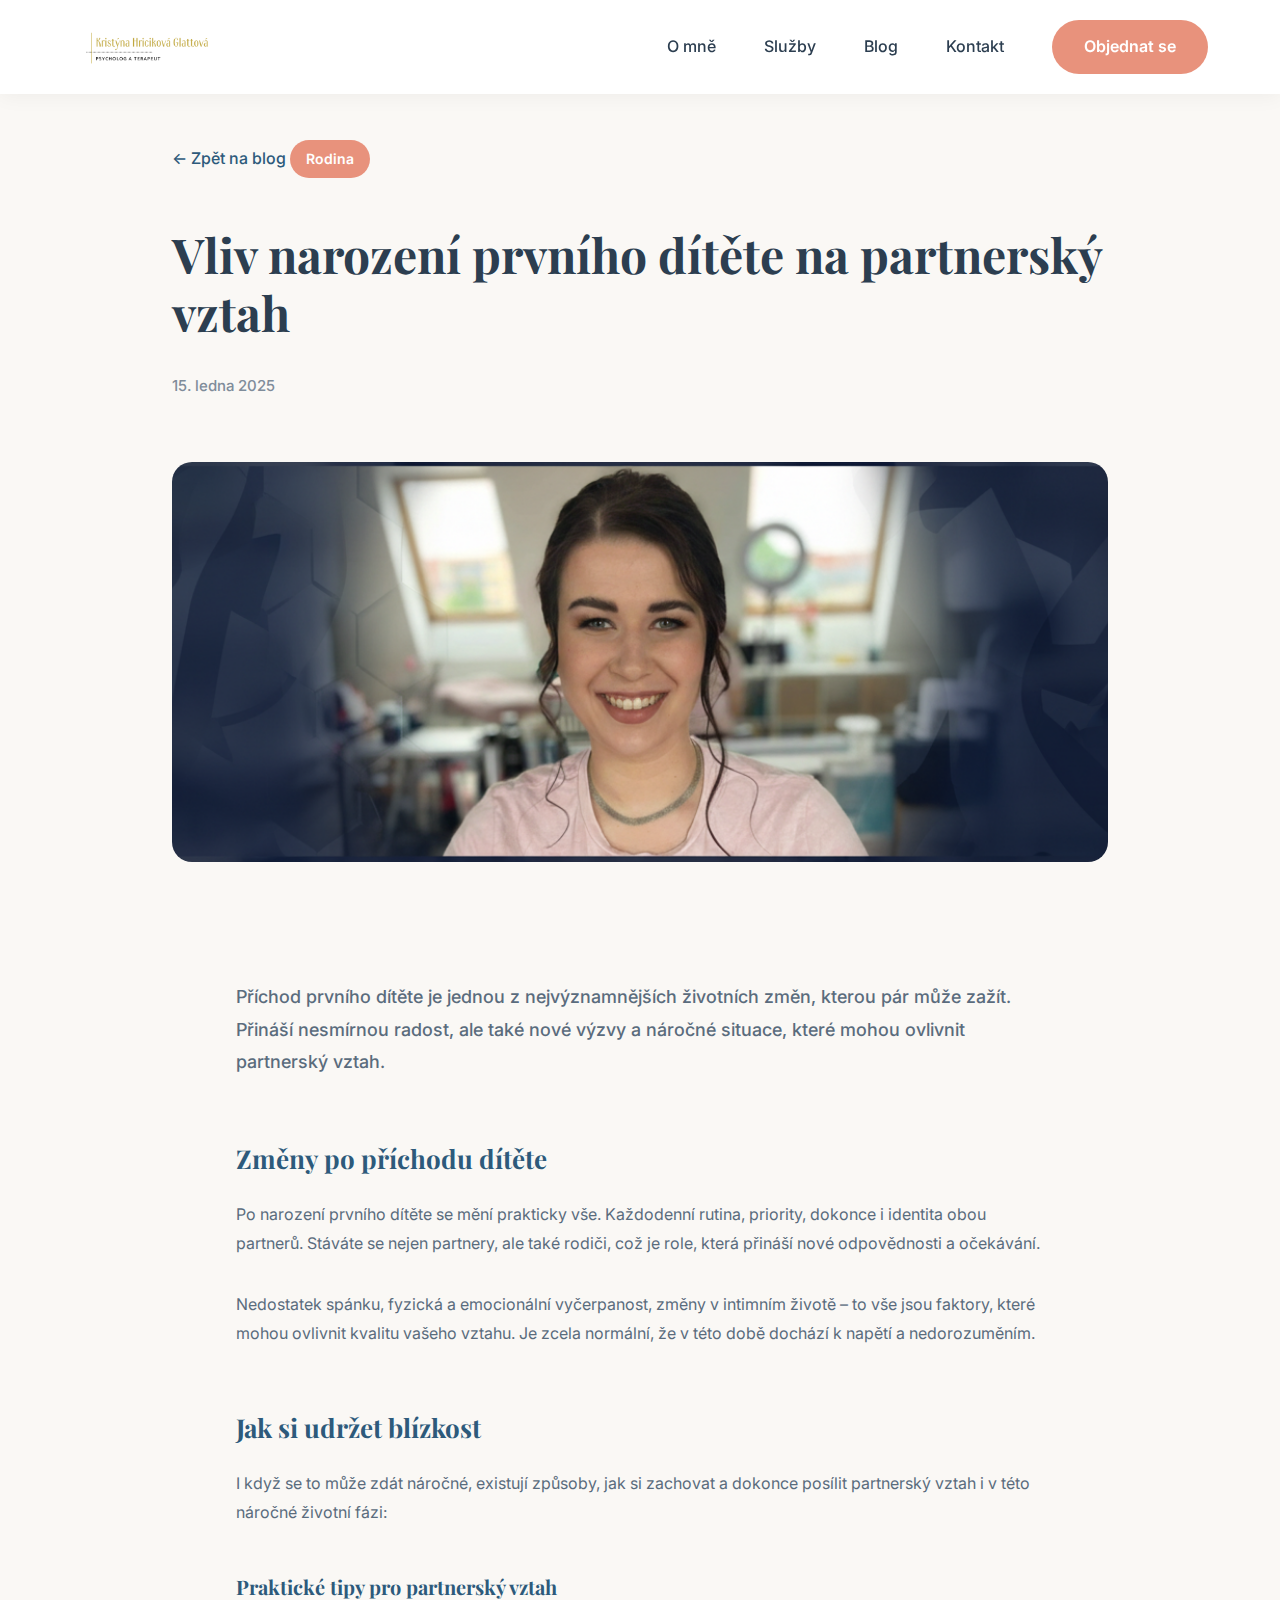
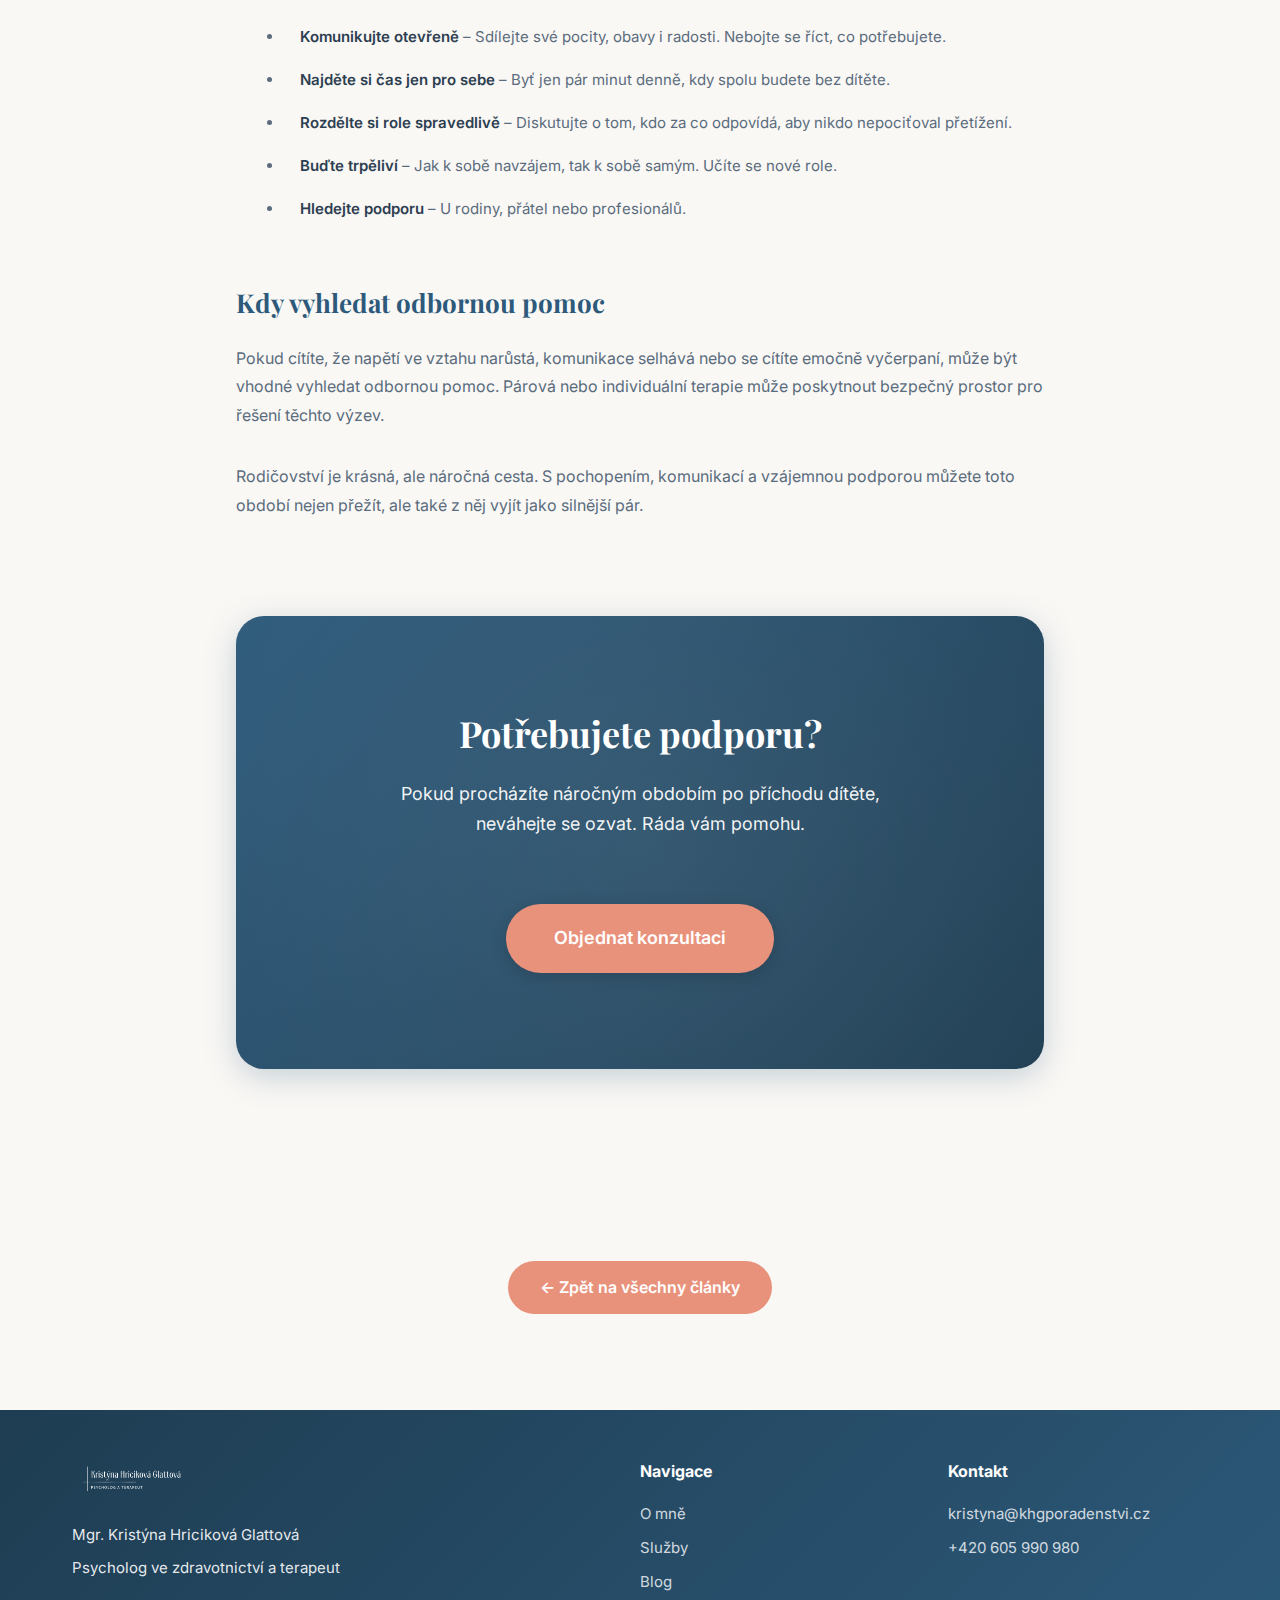
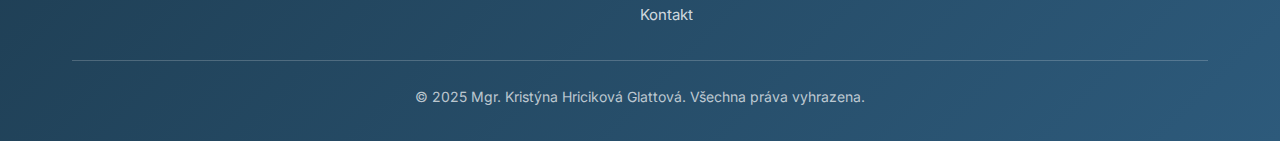
<file: blog-post-1.html>
<!DOCTYPE html>
<html lang="cs">
<head>
    <meta charset="UTF-8">
    <meta name="viewport" content="width=device-width, initial-scale=1.0">
    <title>Vliv narození prvního dítěte na partnerský vztah - Blog KHG</title>
    <meta name="description" content="Příchod prvního dítěte je nádhernou, ale zároveň náročnou životní změnou. Jak si v této době udržet kvalitní partnerský vztah?">

    <!-- Favicon -->
    <link rel="icon" type="image/x-icon" href="favicon.ico">

    <!-- Preload Critical Fonts -->
    <link rel="preload" href="fonts/Inter/Inter-VariableFont_opsz,wght.woff2" as="font" type="font/woff2" crossorigin>
    <link rel="preload" href="fonts/Playfair_Display/PlayfairDisplay-VariableFont_wght.woff2" as="font" type="font/woff2" crossorigin>

    <!-- Stylesheets -->
    <link rel="stylesheet" href="css/styles.css">
    <link rel="stylesheet" href="css/blog-styles.css">
    <link rel="stylesheet" href="css/blog-post-styles.css">
</head>
<body>
    <header class="header">
        <nav class="nav container">
            <div class="nav-logo">
                <a href="index.html">
                    <img src="images/logo.png" alt="KHG Poradenství Logo" class="logo-img">
                </a>
            </div>
            <button class="nav-toggle" aria-label="Toggle navigation">
                <span></span>
                <span></span>
                <span></span>
            </button>
            <ul class="nav-menu">
                <li><a href="index.html#o-mne" class="nav-link">O mně</a></li>
                <li><a href="index.html#sluzby" class="nav-link">Služby</a></li>
                <li><a href="blog.html" class="nav-link">Blog</a></li>
                <li><a href="index.html#kontakt" class="nav-link">Kontakt</a></li>
                <li><a href="https://calendar.google.com/calendar/u/0/appointments/schedules/AcZssZ2cyoX4avobVw7UGTWRjjlBi8N_5RwZskrOTMR1Fn3f1k2DAdBjTnU8CRSBcC-MUVLtbrA_2-Ft" class="btn btn-primary" target="_blank" rel="noopener">Objednat se</a></li>
            </ul>
        </nav>
    </header>

    <article class="blog-post">
        <div class="container">
            <div class="blog-post-header">
                <a href="blog.html" class="back-link">← Zpět na blog</a>
                <span class="blog-post-category">Rodina</span>
                <h1 class="blog-post-title">Vliv narození prvního dítěte na partnerský vztah</h1>
                <time class="blog-post-date" datetime="2025-01-15">15. ledna 2025</time>
            </div>

            <img src="images/kristyna-hricikova-cover.png" alt="Vliv narození prvního dítěte na partnerský vztah" class="blog-post-image">

            <div class="blog-post-content">
                <p class="lead">
                    Příchod prvního dítěte je jednou z nejvýznamnějších životních změn, kterou pár může zažít.
                    Přináší nesmírnou radost, ale také nové výzvy a náročné situace, které mohou ovlivnit partnerský vztah.
                </p>

                <h2>Změny po příchodu dítěte</h2>
                <p>
                    Po narození prvního dítěte se mění prakticky vše. Každodenní rutina, priority, dokonce i identita
                    obou partnerů. Stáváte se nejen partnery, ale také rodiči, což je role, která přináší nové odpovědnosti
                    a očekávání.
                </p>

                <p>
                    Nedostatek spánku, fyzická a emocionální vyčerpanost, změny v intimním životě – to vše jsou faktory,
                    které mohou ovlivnit kvalitu vašeho vztahu. Je zcela normální, že v této době dochází k napětí a nedorozuměním.
                </p>

                <h2>Jak si udržet blízkost</h2>
                <p>
                    I když se to může zdát náročné, existují způsoby, jak si zachovat a dokonce posílit partnerský vztah
                    i v této náročné životní fázi:
                </p>

                <h3>Praktické tipy pro partnerský vztah</h3>
                <ul>
                    <li><strong>Komunikujte otevřeně</strong> – Sdílejte své pocity, obavy i radosti. Nebojte se říct,
                    co potřebujete.</li>
                    <li><strong>Najděte si čas jen pro sebe</strong> – Byť jen pár minut denně, kdy spolu budete bez dítěte.</li>
                    <li><strong>Rozdělte si role spravedlivě</strong> – Diskutujte o tom, kdo za co odpovídá, aby nikdo
                    nepociťoval přetížení.</li>
                    <li><strong>Buďte trpěliví</strong> – Jak k sobě navzájem, tak k sobě samým. Učíte se nové role.</li>
                    <li><strong>Hledejte podporu</strong> – U rodiny, přátel nebo profesionálů.</li>
                </ul>

                <h2>Kdy vyhledat odbornou pomoc</h2>
                <p>
                    Pokud cítíte, že napětí ve vztahu narůstá, komunikace selhává nebo se cítíte emočně vyčerpaní,
                    může být vhodné vyhledat odbornou pomoc. Párová nebo individuální terapie může poskytnout bezpečný
                    prostor pro řešení těchto výzev.
                </p>

                <p>
                    Rodičovství je krásná, ale náročná cesta. S pochopením, komunikací a vzájemnou podporou můžete
                    toto období nejen přežít, ale také z něj vyjít jako silnější pár.
                </p>

                <div class="blog-post-cta">
                    <p class="cta-heading"><strong>Potřebujete podporu?</strong></p>
                    <p>Pokud procházíte náročným obdobím po příchodu dítěte, neváhejte se ozvat. Ráda vám pomohu.</p>
                    <a href="https://calendar.google.com/calendar/u/0/appointments/schedules/AcZssZ2cyoX4avobVw7UGTWRjjlBi8N_5RwZskrOTMR1Fn3f1k2DAdBjTnU8CRSBcC-MUVLtbrA_2-Ft" class="btn btn-large" target="_blank" rel="noopener">
                        Objednat konzultaci
                    </a>
                </div>
            </div>

            <div class="blog-post-footer">
                <a href="blog.html" class="btn btn-primary">← Zpět na všechny články</a>
            </div>
        </div>
    </article>

    <footer class="footer">
        <div class="container">
            <div class="footer-content">
                <div class="footer-brand">
                    <img src="images/logo.png" alt="KHG Poradenství" class="footer-logo">
                    <p>Mgr. Kristýna Hriciková Glattová</p>
                    <p class="footer-tagline">Psycholog ve zdravotnictví a terapeut</p>
                </div>
                <div class="footer-links">
                    <p class="footer-heading"><strong>Navigace</strong></p>
                    <ul>
                        <li><a href="index.html#o-mne">O mně</a></li>
                        <li><a href="index.html#sluzby">Služby</a></li>
                        <li><a href="blog.html">Blog</a></li>
                        <li><a href="index.html#kontakt">Kontakt</a></li>
                    </ul>
                </div>
                <div class="footer-contact">
                    <p class="footer-heading"><strong>Kontakt</strong></p>
                    <p><a href="mailto:kristyna@khgporadenstvi.cz">kristyna@khgporadenstvi.cz</a></p>
                    <p><a href="tel:+420605990980">+420 605 990 980</a></p>
                </div>
            </div>
            <div class="footer-bottom">
                <p>&copy; 2025 Mgr. Kristýna Hriciková Glattová. Všechna práva vyhrazena.</p>
            </div>
        </div>
    </footer>

    <script src="js/script.js"></script>
</body>
</html>
</file>
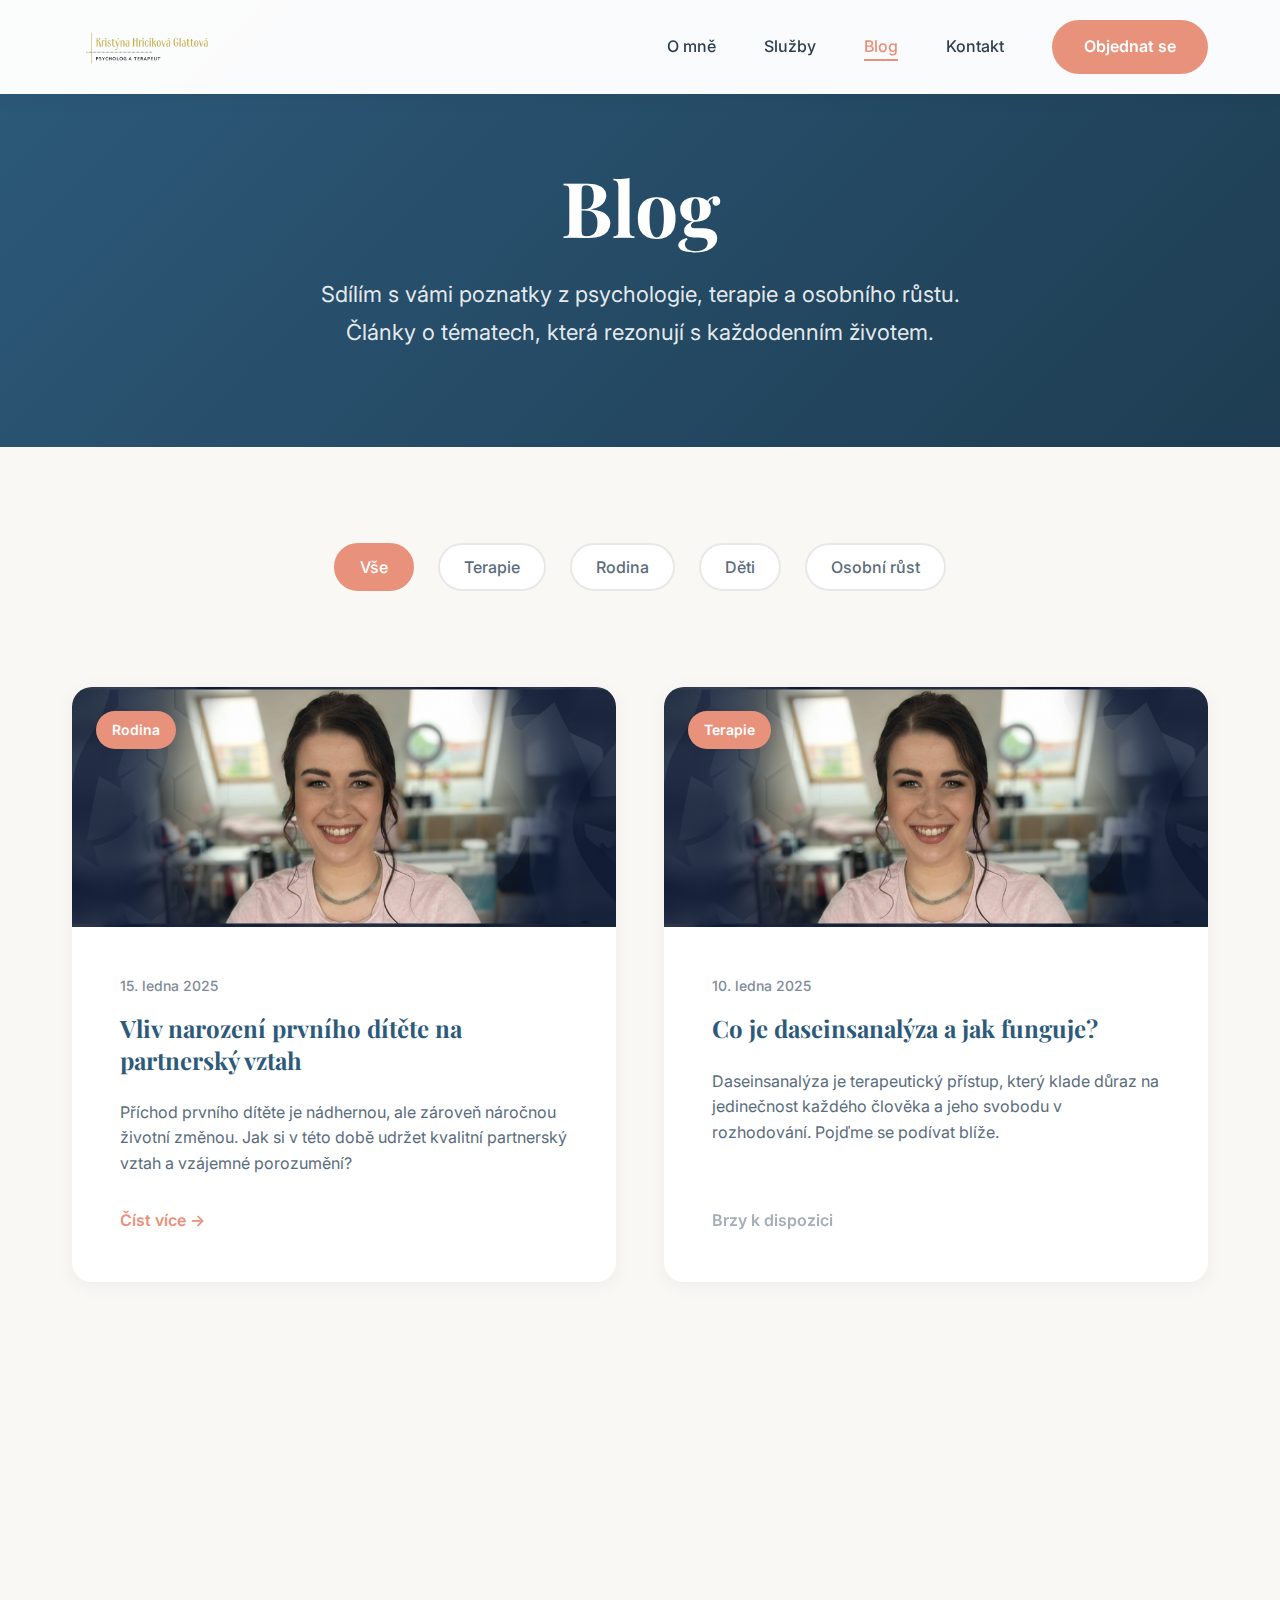
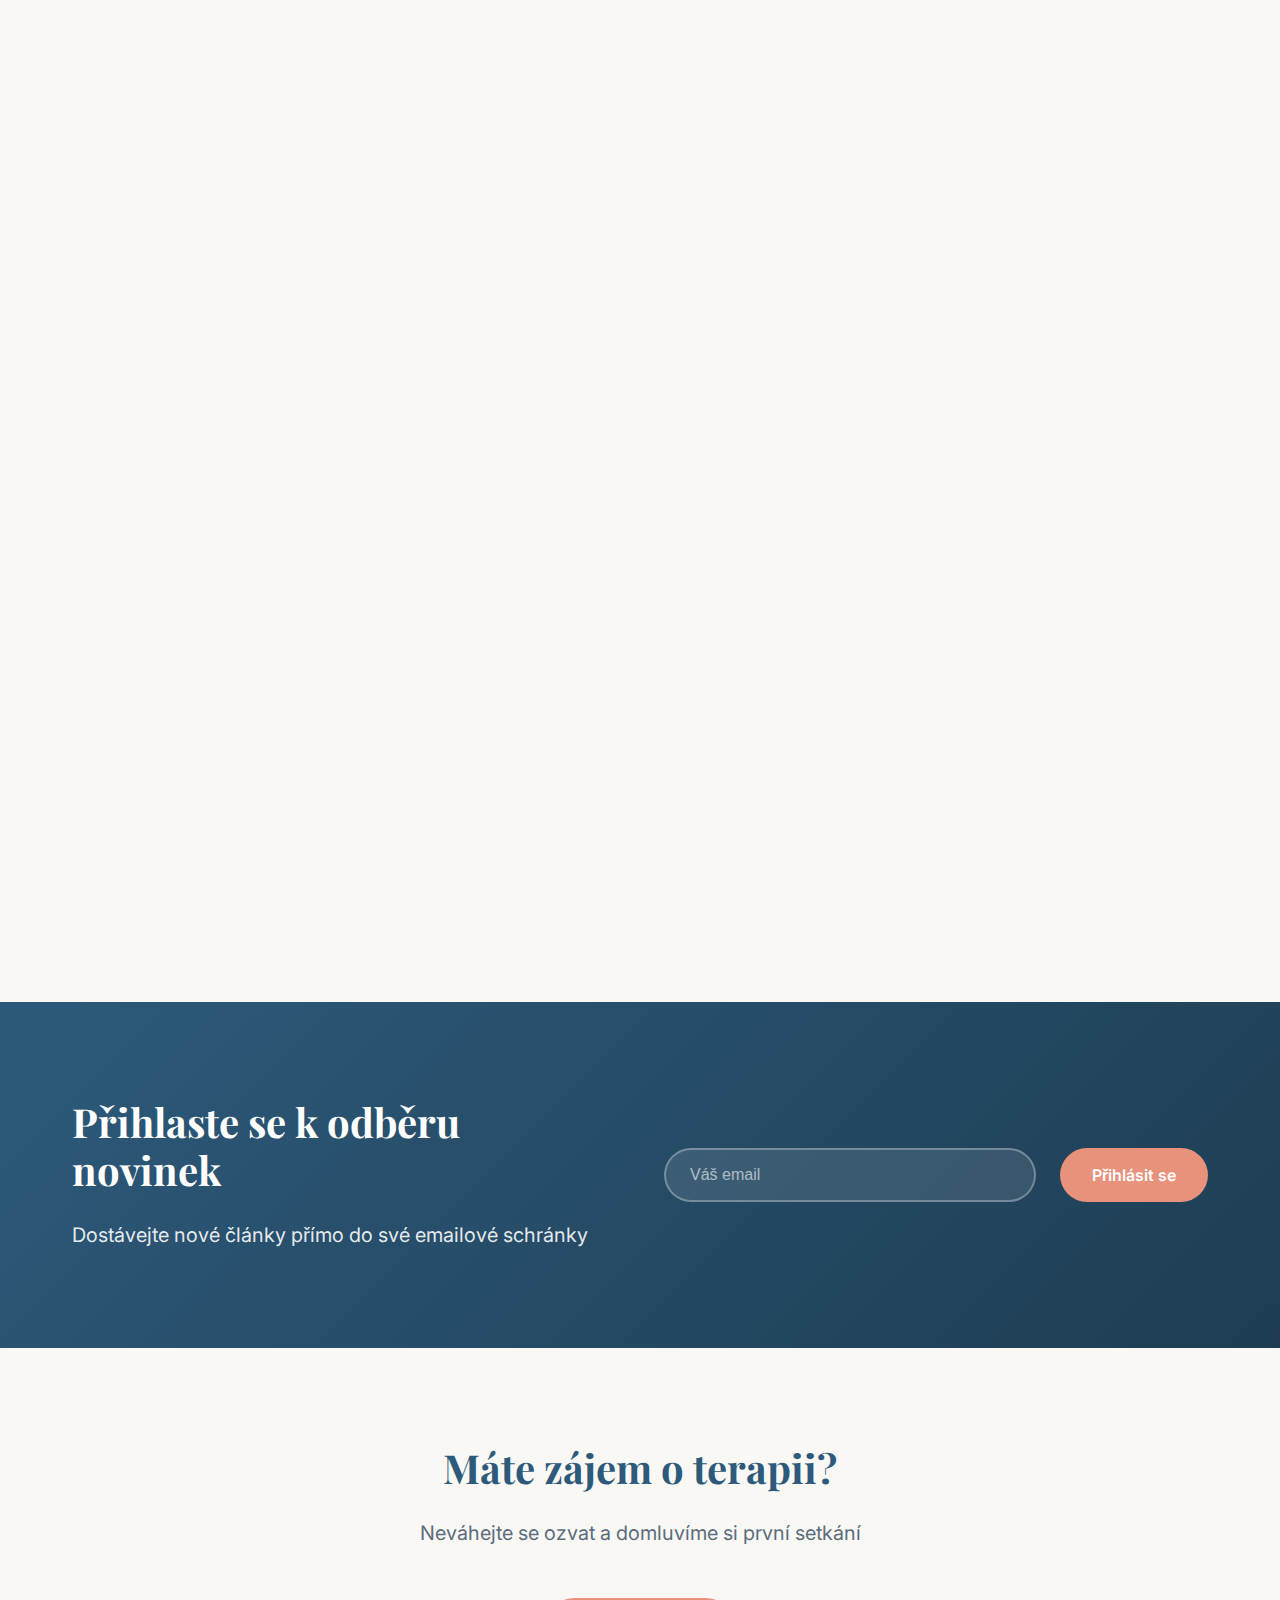
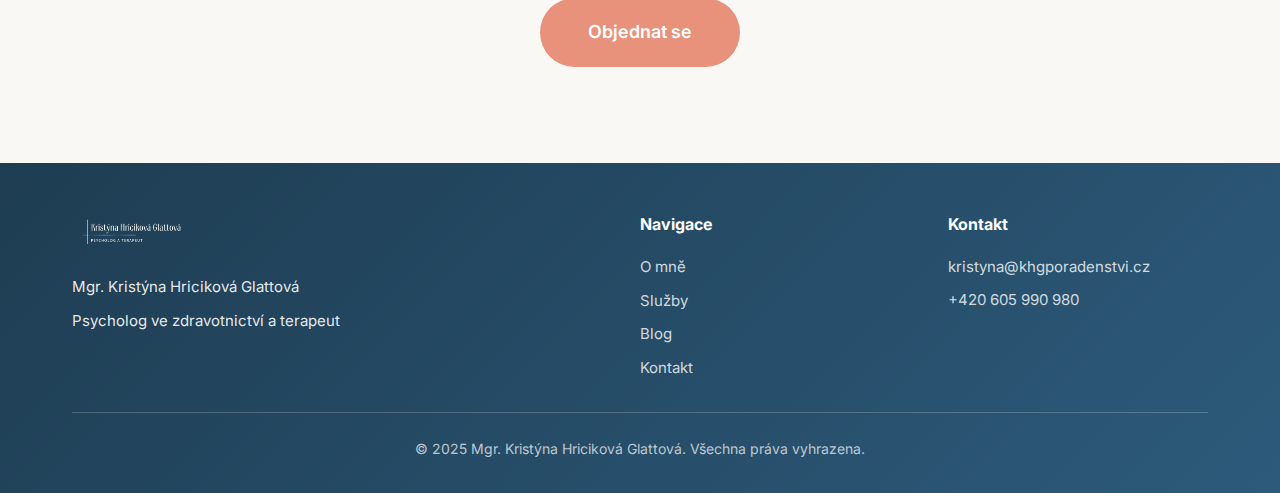
<file: blog.html>
<!DOCTYPE html>
<html lang="cs">
<head>
    <meta charset="UTF-8">
    <meta name="viewport" content="width=device-width, initial-scale=1.0">
    <title>Blog - Mgr. Kristýna Hriciková Glattová | Články o psychologii a terapii</title>

    <!-- SEO Meta Tags -->
    <meta name="description" content="Odborné články o psychologii, terapii a duševním zdraví. Rady a postřehy od psychologa a terapeuta Kristýny Hricikové Glattové.">
    <meta name="keywords" content="psychologie blog, terapie články, duševní zdraví, rodičovství, dětská psychologie, vztahy">
    <meta name="author" content="Mgr. Kristýna Hriciková Glattová">

    <!-- Open Graph Meta Tags -->
    <meta property="og:title" content="Blog - Kristýna Hriciková Glattová">
    <meta property="og:description" content="Odborné články o psychologii, terapii a duševním zdraví.">
    <meta property="og:type" content="website">
    <meta property="og:url" content="https://khgporadenstvi.cz/blog.html">

    <!-- Favicon -->
    <link rel="icon" type="image/x-icon" href="favicon.ico">

    <!-- Preload Critical Fonts -->
    <link rel="preload" href="fonts/Inter/Inter-VariableFont_opsz,wght.woff2" as="font" type="font/woff2" crossorigin>
    <link rel="preload" href="fonts/Playfair_Display/PlayfairDisplay-VariableFont_wght.woff2" as="font" type="font/woff2" crossorigin>

    <!-- Stylesheets -->
    <link rel="stylesheet" href="css/styles.css">
    <link rel="stylesheet" href="css/blog-styles.css">
</head>
<body>
    <!-- Header & Navigation -->
    <header class="header">
        <nav class="nav container">
            <div class="nav-logo">
                <a href="index.html">
                    <img src="images/logo.png" alt="KHG Poradenství Logo" class="logo-img">
                </a>
            </div>

            <button class="nav-toggle" aria-label="Toggle navigation">
                <span></span>
                <span></span>
                <span></span>
            </button>

            <ul class="nav-menu">
                <li><a href="index.html#o-mne" class="nav-link">O mně</a></li>
                <li><a href="index.html#sluzby" class="nav-link">Služby</a></li>
                <li><a href="blog.html" class="nav-link active">Blog</a></li>
                <li><a href="index.html#kontakt" class="nav-link">Kontakt</a></li>
                <li><a href="https://calendar.google.com/calendar/u/0/appointments/schedules/AcZssZ2cyoX4avobVw7UGTWRjjlBi8N_5RwZskrOTMR1Fn3f1k2DAdBjTnU8CRSBcC-MUVLtbrA_2-Ft" class="btn btn-primary" target="_blank" rel="noopener">Objednat se</a></li>
            </ul>
        </nav>
    </header>

    <!-- Blog Hero -->
    <section class="blog-hero">
        <div class="container">
            <h1 class="blog-hero-title">Blog</h1>
            <p class="blog-hero-subtitle">
                Sdílím s vámi poznatky z psychologie, terapie a osobního růstu.<br>
                Články o tématech, která rezonují s každodenním životem.
            </p>
        </div>
    </section>

    <!-- Blog Content -->
    <section class="blog-section">
        <div class="container">
            <!-- Categories Filter -->
            <div class="blog-categories">
                <button class="category-btn active" data-category="all">Vše</button>
                <button class="category-btn" data-category="terapie">Terapie</button>
                <button class="category-btn" data-category="rodina">Rodina</button>
                <button class="category-btn" data-category="deti">Děti</button>
                <button class="category-btn" data-category="osobni-rust">Osobní růst</button>
            </div>

            <!-- Blog Posts Grid -->
            <div class="blog-grid" id="blogGrid">
                <!-- Sample Blog Post 1 -->
                <article class="blog-card" data-category="rodina">
                    <div class="blog-card-image">
                        <img src="images/kristyna-hricikova-cover.png" alt="Vliv narození prvního dítěte na partnerský vztah">
                        <span class="blog-category-tag">Rodina</span>
                    </div>
                    <div class="blog-card-content">
                        <time class="blog-date" datetime="2025-01-15">15. ledna 2025</time>
                        <h2 class="blog-card-title">Vliv narození prvního dítěte na partnerský vztah</h2>
                        <p class="blog-card-excerpt">
                            Příchod prvního dítěte je nádhernou, ale zároveň náročnou životní změnou.
                            Jak si v této době udržet kvalitní partnerský vztah a vzájemné porozumění?
                        </p>
                        <a href="blog-post-1.html" class="blog-read-more">Číst více →</a>
                    </div>
                </article>

                <!-- Sample Blog Post 2 -->
                <article class="blog-card" data-category="terapie">
                    <div class="blog-card-image">
                        <img src="images/kristyna-hricikova-cover.png" alt="Co je daseinsanalýza a jak funguje?">
                        <span class="blog-category-tag">Terapie</span>
                    </div>
                    <div class="blog-card-content">
                        <time class="blog-date" datetime="2025-01-10">10. ledna 2025</time>
                        <h2 class="blog-card-title">Co je daseinsanalýza a jak funguje?</h2>
                        <p class="blog-card-excerpt">
                            Daseinsanalýza je terapeutický přístup, který klade důraz na jedinečnost
                            každého člověka a jeho svobodu v rozhodování. Pojďme se podívat blíže.
                        </p>
                        <a href="#" class="blog-read-more coming-soon" onclick="alert('Článek bude brzy k dispozici'); return false;">Brzy k dispozici</a>
                    </div>
                </article>

                <!-- Sample Blog Post 3 -->
                <article class="blog-card" data-category="deti">
                    <div class="blog-card-image">
                        <img src="images/kristyna-hricikova-cover.png" alt="Kdy vyhledat psychologa pro vaše dítě?">
                        <span class="blog-category-tag">Děti</span>
                    </div>
                    <div class="blog-card-content">
                        <time class="blog-date" datetime="2025-01-05">5. ledna 2025</time>
                        <h2 class="blog-card-title">Kdy vyhledat psychologa pro vaše dítě?</h2>
                        <p class="blog-card-excerpt">
                            Rozpoznání signálů, kdy je vhodné vyhledat odbornou pomoc, může být
                            klíčové pro zdravý vývoj vašeho dítěte. Na co si dát pozor?
                        </p>
                        <a href="#" class="blog-read-more coming-soon" onclick="alert('Článek bude brzy k dispozici'); return false;">Brzy k dispozici</a>
                    </div>
                </article>

                <!-- Sample Blog Post 4 -->
                <article class="blog-card" data-category="osobni-rust">
                    <div class="blog-card-image">
                        <img src="images/kristyna-hricikova-cover.png" alt="Sebepéče není sobectví">
                        <span class="blog-category-tag">Osobní růst</span>
                    </div>
                    <div class="blog-card-content">
                        <time class="blog-date" datetime="2024-12-28">28. prosince 2024</time>
                        <h2 class="blog-card-title">Sebepéče není sobectví</h2>
                        <p class="blog-card-excerpt">
                            V dnešní uspěchané době často zapomínáme na vlastní potřeby.
                            Proč je důležité pečovat o sebe sama, abyste mohli být tam pro ostatní?
                        </p>
                        <a href="#" class="blog-read-more coming-soon" onclick="alert('Článek bude brzy k dispozici'); return false;">Brzy k dispozici</a>
                    </div>
                </article>

                <!-- Sample Blog Post 5 -->
                <article class="blog-card" data-category="terapie">
                    <div class="blog-card-image">
                        <img src="images/kristyna-hricikova-cover.png" alt="Výhody online terapie v moderní době">
                        <span class="blog-category-tag">Terapie</span>
                    </div>
                    <div class="blog-card-content">
                        <time class="blog-date" datetime="2024-12-20">20. prosince 2024</time>
                        <h2 class="blog-card-title">Výhody online terapie v moderní době</h2>
                        <p class="blog-card-excerpt">
                            Online terapie nabízí flexibilitu a pohodlí, které může být pro
                            mnohé klienty klíčové. Jak funguje a pro koho je vhodná?
                        </p>
                        <a href="#" class="blog-read-more coming-soon" onclick="alert('Článek bude brzy k dispozici'); return false;">Brzy k dispozici</a>
                    </div>
                </article>

                <!-- Sample Blog Post 6 -->
                <article class="blog-card" data-category="rodina">
                    <div class="blog-card-image">
                        <img src="images/kristyna-hricikova-cover.png" alt="Zdravá komunikace v rodině">
                        <span class="blog-category-tag">Rodina</span>
                    </div>
                    <div class="blog-card-content">
                        <time class="blog-date" datetime="2024-12-15">15. prosince 2024</time>
                        <h2 class="blog-card-title">Zdravá komunikace v rodině</h2>
                        <p class="blog-card-excerpt">
                            Kvalitní komunikace je základem funkčních vztahů. Jak nastavit
                            vzorce komunikace, které podpoří porozumění a blízkost?
                        </p>
                        <a href="#" class="blog-read-more coming-soon" onclick="alert('Článek bude brzy k dispozici'); return false;">Brzy k dispozici</a>
                    </div>
                </article>
            </div>

            <!-- Empty State (shown when no posts match filter) -->
            <div class="blog-empty" id="emptyState" style="display: none;">
                <div class="blog-empty-icon">📝</div>
                <h3>Zatím zde nejsou žádné příspěvky</h3>
                <p>V této kategorii brzy přibudou nové články</p>
            </div>
        </div>
    </section>

    <!-- Newsletter Section -->
    <section class="newsletter-section">
        <div class="container">
            <div class="newsletter-content">
                <div class="newsletter-text">
                    <h2>Přihlaste se k odběru novinek</h2>
                    <p>Dostávejte nové články přímo do své emailové schránky</p>
                </div>
                <div class="newsletter-form">
                    <form id="newsletterForm">
                        <input type="email" placeholder="Váš email" required class="newsletter-input">
                        <button type="submit" class="btn btn-primary">Přihlásit se</button>
                    </form>
                </div>
            </div>
        </div>
    </section>

    <!-- CTA Section -->
    <section class="blog-cta">
        <div class="container">
            <h2>Máte zájem o terapii?</h2>
            <p>Neváhejte se ozvat a domluvíme si první setkání</p>
            <a href="https://calendar.google.com/calendar/u/0/appointments/schedules/AcZssZ2cyoX4avobVw7UGTWRjjlBi8N_5RwZskrOTMR1Fn3f1k2DAdBjTnU8CRSBcC-MUVLtbrA_2-Ft" class="btn btn-large" target="_blank" rel="noopener">
                Objednat se
            </a>
        </div>
    </section>

    <!-- Footer -->
    <footer class="footer">
        <div class="container">
            <div class="footer-content">
                <div class="footer-brand">
                    <img src="images/logo.png" alt="KHG Poradenství" class="footer-logo">
                    <p>Mgr. Kristýna Hriciková Glattová</p>
                    <p class="footer-tagline">Psycholog ve zdravotnictví a terapeut</p>
                </div>

                <div class="footer-links">
                    <p class="footer-heading"><strong>Navigace</strong></p>
                    <ul>
                        <li><a href="index.html#o-mne">O mně</a></li>
                        <li><a href="index.html#sluzby">Služby</a></li>
                        <li><a href="blog.html">Blog</a></li>
                        <li><a href="index.html#kontakt">Kontakt</a></li>
                    </ul>
                </div>

                <div class="footer-contact">
                    <p class="footer-heading"><strong>Kontakt</strong></p>
                    <p><a href="mailto:kristyna@khgporadenstvi.cz">kristyna@khgporadenstvi.cz</a></p>
                    <p><a href="tel:+420605990980">+420 605 990 980</a></p>
                </div>
            </div>

            <div class="footer-bottom">
                <p>&copy; 2025 Mgr. Kristýna Hriciková Glattová. Všechna práva vyhrazena.</p>
            </div>
        </div>
    </footer>

    <script src="js/script.js"></script>
    <script src="js/blog-script.js"></script>
</body>
</html>
</file>
<file: css/styles.css>
/* ==========================================
   MODERN THERAPY WEBSITE - PREMIUM DESIGN
   ========================================== */

/* Font Declarations - Self-Hosted Static Fonts (Exact Google Fonts Match) */

/* Inter Font Family */
@font-face {
    font-family: 'Inter';
    src: url('../fonts/Inter/Inter-VariableFont_opsz,wght.woff2') format('woff2');
    font-weight: 300;
    font-style: normal;
    font-display: swap;
}

@font-face {
    font-family: 'Inter';
    src: url('../fonts/Inter/Inter-VariableFont_opsz,wght.woff2') format('woff2');
    font-weight: 400;
    font-style: normal;
    font-display: swap;
}

@font-face {
    font-family: 'Inter';
    src: url('../fonts/Inter/Inter-VariableFont_opsz,wght.woff2') format('woff2');
    font-weight: 500;
    font-style: normal;
    font-display: swap;
}

@font-face {
    font-family: 'Inter';
    src: url('../fonts/Inter/Inter-VariableFont_opsz,wght.woff2') format('woff2');
    font-weight: 600;
    font-style: normal;
    font-display: swap;
}

@font-face {
    font-family: 'Inter';
    src: url('../fonts/Inter/Inter-VariableFont_opsz,wght.woff2') format('woff2');
    font-weight: 700;
    font-style: normal;
    font-display: swap;
}

/* Playfair Display Font Family */
@font-face {
    font-family: 'Playfair Display';
    src: url('../fonts/Playfair_Display/PlayfairDisplay-VariableFont_wght.woff2') format('woff2');
    font-weight: 600;
    font-style: normal;
    font-display: swap;
}

@font-face {
    font-family: 'Playfair Display';
    src: url('../fonts/Playfair_Display/PlayfairDisplay-VariableFont_wght.woff2') format('woff2');
    font-weight: 700;
    font-style: normal;
    font-display: swap;
}

/* CSS Reset & Base Styles */
* {
    margin: 0;
    padding: 0;
    box-sizing: border-box;
}

:root {
    /* Color Palette - Calm & Professional */
    --primary: #2D5A7B;
    --primary-dark: #1e3d52;
    --primary-light: #4A7B9D;
    --accent: #E8927C;
    --accent-light: #F5B5A5;
    --text-dark: #2C3E50;
    --text-medium: #5A6C7D;
    --text-light: #7F8C9A;
    --bg-cream: #FAF8F5;
    --bg-light: #FFFFFF;
    --border-light: #E8E8E8;

    /* Typography */
    --font-primary: 'Inter', -apple-system, BlinkMacSystemFont, 'Segoe UI', sans-serif;
    --font-heading: 'Playfair Display', Georgia, serif;

    /* Spacing */
    --space-xs: 0.5rem;
    --space-sm: 1rem;
    --space-md: 1.5rem;
    --space-lg: 2rem;
    --space-xl: 3rem;
    --space-2xl: 4rem;
    --space-3xl: 6rem;

    /* Transitions */
    --transition: all 0.3s cubic-bezier(0.4, 0, 0.2, 1);
}

html {
    scroll-behavior: smooth;
    font-size: 16px;
}

body {
    font-family: var(--font-primary);
    font-weight: 400;
    color: var(--text-dark);
    background-color: var(--bg-light);
    line-height: 1.6;
    -webkit-font-smoothing: antialiased;
    -moz-osx-font-smoothing: grayscale;
}

.container {
    max-width: 1200px;
    margin: 0 auto;
    padding: 0 var(--space-lg);
}

@media (max-width: 768px) {
    .container {
        padding: 0 var(--space-sm);
    }
}

/* ==========================================
   TYPOGRAPHY
   ========================================== */

h1, h2, h3, h4, h5, h6 {
    font-family: var(--font-heading);
    font-weight: 700;
    line-height: 1.2;
    color: var(--text-dark);
    margin-bottom: var(--space-md);
}

h1 {
    font-size: clamp(2.5rem, 5vw, 4rem);
}

h2 {
    font-size: clamp(2rem, 4vw, 3rem);
}

h3 {
    font-size: clamp(1.5rem, 3vw, 2rem);
}

p {
    margin-bottom: var(--space-md);
    color: var(--text-medium);
    font-size: 1.0625rem;
    font-weight: 400;
    line-height: 1.7;
}

a {
    color: var(--primary);
    text-decoration: none;
    transition: var(--transition);
}

a:hover {
    color: var(--primary-dark);
}

/* ==========================================
   BUTTONS
   ========================================== */

.btn {
    display: inline-block;
    padding: 0.875rem 2rem;
    font-family: var(--font-primary);
    font-size: 1rem;
    font-weight: 600;
    text-align: center;
    border-radius: 50px;
    cursor: pointer;
    transition: var(--transition);
    border: none;
    text-decoration: none;
    white-space: nowrap;
}

.btn-primary {
    background-color: var(--accent);
    color: var(--bg-light);
}

.btn-primary:hover {
    background-color: var(--accent-light);
    color: var(--text-dark);
    transform: translateY(-2px);
    box-shadow: 0 8px 20px rgba(232, 146, 124, 0.3);
}

.btn-hero {
    background-color: var(--primary);
    color: var(--bg-light);
    padding: 1.125rem 2.5rem;
    font-size: 1.125rem;
}

.btn-hero:hover {
    background-color: var(--primary-dark);
    transform: translateY(-3px);
    box-shadow: 0 12px 28px rgba(45, 90, 123, 0.3);
}

.btn-large {
    padding: 1.25rem 3rem;
    font-size: 1.125rem;
    background-color: var(--accent);
    color: var(--bg-light);
}

.btn-large:hover {
    background-color: var(--accent-light);
    color: var(--text-dark);
    transform: translateY(-3px);
    box-shadow: 0 12px 28px rgba(232, 146, 124, 0.3);
}

/* ==========================================
   HEADER & NAVIGATION
   ========================================== */

.header {
    position: fixed;
    top: 0;
    left: 0;
    right: 0;
    background-color: rgba(255, 255, 255, 0.98);
    backdrop-filter: blur(10px);
    box-shadow: 0 2px 20px rgba(0, 0, 0, 0.05);
    z-index: 1000;
    transition: var(--transition);
}

.nav {
    display: flex;
    justify-content: space-between;
    align-items: center;
    padding: 1.25rem var(--space-lg);
}

.nav-logo {
    flex-shrink: 0;
}

.nav-logo a {
    display: block;
    line-height: 0;
}

.logo-img {
    height: 50px;
    width: auto;
    display: block;
    transition: var(--transition);
}

.nav-logo a:hover .logo-img {
    opacity: 0.8;
}

.nav-menu {
    display: flex;
    list-style: none;
    align-items: center;
    gap: var(--space-xl);
}

.nav-link {
    font-size: 1rem;
    font-weight: 500;
    color: var(--text-dark);
    position: relative;
}

.nav-link::after {
    content: '';
    position: absolute;
    bottom: -5px;
    left: 0;
    width: 0;
    height: 2px;
    background-color: var(--accent);
    transition: var(--transition);
}

.nav-link:hover::after {
    width: 100%;
}

.nav-toggle {
    display: none;
    flex-direction: column;
    background: transparent;
    border: none;
    cursor: pointer;
    padding: 0.5rem;
    gap: 5px;
}

.nav-toggle span {
    width: 25px;
    height: 3px;
    background-color: var(--text-dark);
    border-radius: 3px;
    transition: var(--transition);
}

/* Mobile Navigation */
@media (max-width: 968px) {
    .nav-toggle {
        display: flex;
    }

    .nav-menu {
        position: fixed;
        top: 80px;
        left: -100%;
        flex-direction: column;
        background-color: var(--bg-light);
        width: 100%;
        padding: var(--space-xl) var(--space-lg);
        box-shadow: 0 10px 30px rgba(0, 0, 0, 0.1);
        transition: var(--transition);
        gap: var(--space-lg);
        align-items: flex-start;
    }

    .nav-menu.active {
        left: 0;
    }

    .nav-link::after {
        display: none;
    }
}

/* ==========================================
   HERO SECTION
   ========================================== */

.hero {
    padding: 140px 0 var(--space-3xl);
    background: linear-gradient(135deg, var(--bg-cream) 0%, var(--bg-light) 100%);
    overflow: hidden;
}

.hero-container {
    display: grid;
    grid-template-columns: 1fr 1fr;
    gap: var(--space-3xl);
    align-items: center;
}

.hero-content {
    animation: fadeInLeft 0.8s ease-out;
}

.hero-title {
    font-family: var(--font-heading);
    font-size: clamp(2.5rem, 5vw, 4rem);
    color: var(--text-dark);
    margin-bottom: var(--space-lg);
    line-height: 1.1;
}

.hero-subtitle {
    font-size: clamp(1.125rem, 2vw, 1.375rem);
    color: var(--text-medium);
    margin-bottom: var(--space-xl);
    line-height: 1.6;
}

.hero-stats {
    display: flex;
    gap: var(--space-lg);
    margin-bottom: var(--space-xl);
}

.hero-stat {
    display: flex;
    align-items: center;
    gap: var(--space-sm);
}

.hero-stat-icon {
    flex-shrink: 0;
    width: 32px;
    height: 32px;
    display: flex;
    align-items: center;
    justify-content: center;
}

.hero-stat-text {
    font-size: 0.9375rem;
    font-weight: 600;
    color: var(--primary);
}

.hero-image {
    position: relative;
    display: flex;
    justify-content: center;
    align-items: center;
    animation: fadeInRight 0.8s ease-out;
}

/* Organic Blob Shape */
.blob-shape {
    position: relative;
    width: 100%;
    max-width: 500px;
    aspect-ratio: 1;
    overflow: hidden;
    border-radius: 30% 70% 70% 30% / 30% 30% 70% 70%;
    background: linear-gradient(135deg, var(--primary-light) 0%, var(--accent-light) 100%);
    box-shadow: 0 20px 60px rgba(45, 90, 123, 0.2);
    animation: blobMorph 8s ease-in-out infinite;
}

.blob-shape::before {
    content: '';
    position: absolute;
    top: -2px;
    left: -2px;
    right: -2px;
    bottom: -2px;
    background: linear-gradient(135deg, var(--accent) 0%, var(--primary) 100%);
    border-radius: inherit;
    z-index: -1;
    opacity: 0.5;
    filter: blur(20px);
}

.profile-img {
    width: 100%;
    height: 100%;
    object-fit: cover;
    object-position: center;
}

@keyframes blobMorph {
    0%, 100% {
        border-radius: 30% 70% 70% 30% / 30% 30% 70% 70%;
    }
    25% {
        border-radius: 58% 42% 75% 25% / 76% 46% 54% 24%;
    }
    50% {
        border-radius: 50% 50% 33% 67% / 55% 27% 73% 45%;
    }
    75% {
        border-radius: 33% 67% 58% 42% / 63% 68% 32% 37%;
    }
}

@keyframes fadeInLeft {
    from {
        opacity: 0;
        transform: translateX(-30px);
    }
    to {
        opacity: 1;
        transform: translateX(0);
    }
}

@keyframes fadeInRight {
    from {
        opacity: 0;
        transform: translateX(30px);
    }
    to {
        opacity: 1;
        transform: translateX(0);
    }
}

@media (max-width: 968px) {
    .hero {
        padding: 120px 0 var(--space-2xl);
    }

    .hero-container {
        grid-template-columns: 1fr;
        gap: var(--space-xl);
    }

    .hero-content {
        text-align: center;
    }

    .blob-shape {
        max-width: 350px;
        margin: 0 auto;
    }
}

/* ==========================================
   SECTION HEADERS
   ========================================== */

.section-header {
    text-align: center;
    margin-bottom: var(--space-3xl);
}

.section-title {
    position: relative;
    display: inline-block;
    font-family: var(--font-heading);
    font-size: clamp(2rem, 4vw, 3rem);
    color: var(--text-dark);
    margin-bottom: var(--space-md);
}

.section-title::after {
    content: '';
    position: absolute;
    bottom: -10px;
    left: 50%;
    transform: translateX(-50%);
    width: 80px;
    height: 4px;
    background: linear-gradient(90deg, var(--accent) 0%, var(--primary) 100%);
    border-radius: 2px;
}

.section-subtitle {
    font-size: 1.25rem;
    color: var(--text-medium);
    max-width: 700px;
    margin: 0 auto;
}

/* ==========================================
   ABOUT SECTION
   ========================================== */

.about {
    padding: var(--space-3xl) 0;
    background-color: var(--bg-light);
}

.about-content {
    display: grid;
    grid-template-columns: 2fr 1fr;
    gap: var(--space-3xl);
}

.about-text {
    max-width: 800px;
}

.about-name {
    font-family: var(--font-heading);
    font-size: 2rem;
    color: var(--primary);
    margin-bottom: var(--space-xs);
}

.about-role {
    font-size: 1.25rem;
    color: var(--text-medium);
    font-weight: 500;
    margin-bottom: var(--space-xl);
}

.about-description p {
    margin-bottom: var(--space-lg);
}

.credentials {
    display: flex;
    flex-direction: column;
    gap: var(--space-lg);
}

.credential-card {
    background: linear-gradient(135deg, var(--bg-cream) 0%, var(--bg-light) 100%);
    padding: var(--space-lg);
    border-radius: 20px;
    border: 1px solid var(--border-light);
    transition: var(--transition);
}

.credential-card:hover {
    transform: translateY(-5px);
    box-shadow: 0 10px 30px rgba(0, 0, 0, 0.08);
}

.credential-icon {
    margin-bottom: var(--space-sm);
    width: 64px;
    height: 64px;
    display: flex;
    align-items: center;
    justify-content: center;
}

.credential-icon svg {
    width: 64px;
    height: 64px;
    display: block;
}

.credential-card .credential-label {
    font-family: var(--font-primary);
    font-size: 1.25rem;
    font-weight: 600;
    color: var(--primary);
    margin-bottom: var(--space-sm);
    display: block;
}

.credential-card p {
    font-size: 0.9375rem;
    color: var(--text-medium);
    margin-bottom: var(--space-xs);
}

@media (max-width: 968px) {
    .about-content {
        grid-template-columns: 1fr;
        gap: var(--space-xl);
    }
}

/* ==========================================
   SERVICES SECTION
   ========================================== */

.services {
    padding: var(--space-3xl) 0;
    background-color: var(--bg-cream);
}

.services-grid {
    display: grid;
    grid-template-columns: repeat(auto-fit, minmax(280px, 1fr));
    gap: var(--space-xl);
    margin-bottom: var(--space-3xl);
}

.service-card {
    background-color: var(--bg-light);
    padding: var(--space-xl);
    border-radius: 24px;
    box-shadow: 0 4px 20px rgba(0, 0, 0, 0.05);
    transition: var(--transition);
    border: 2px solid transparent;
}

.service-card:hover {
    transform: translateY(-8px);
    box-shadow: 0 12px 40px rgba(0, 0, 0, 0.1);
    border-color: var(--accent-light);
}

.service-icon {
    font-size: 3rem;
    margin-bottom: var(--space-md);
    display: block;
}

.service-card h3 {
    font-family: var(--font-heading);
    font-size: 1.5rem;
    color: var(--primary);
    margin-bottom: var(--space-md);
}

.service-card p {
    color: var(--text-medium);
    margin-bottom: var(--space-lg);
}

.service-features {
    list-style: none;
    padding: 0;
}

.service-features li {
    padding: var(--space-xs) 0;
    color: var(--text-medium);
    position: relative;
    padding-left: var(--space-lg);
}

.service-features li::before {
    content: '✓';
    position: absolute;
    left: 0;
    color: var(--accent);
    font-weight: bold;
}

/* New unified service layout */
.service-main {
    max-width: 900px;
    margin: 0 auto var(--space-3xl);
    background-color: var(--bg-light);
    padding: var(--space-3xl);
    border-radius: 24px;
    box-shadow: 0 4px 20px rgba(0, 0, 0, 0.05);
    text-align: center;
}

.service-icon-large {
    margin-bottom: var(--space-lg);
    width: 80px;
    height: 80px;
    display: inline-flex;
    align-items: center;
    justify-content: center;
}

.service-icon-large svg {
    width: 80px;
    height: 80px;
    display: block;
}

.service-main h3 {
    font-family: var(--font-heading);
    font-size: 2rem;
    color: var(--primary);
    margin-bottom: var(--space-md);
}

.service-description {
    font-size: 1.125rem;
    color: var(--text-medium);
    margin-bottom: var(--space-xl);
    text-align: center;
}

.service-details {
    display: grid;
    grid-template-columns: repeat(auto-fit, minmax(200px, 1fr));
    gap: var(--space-lg);
    margin: var(--space-xl) 0;
}

.service-detail-item {
    display: flex;
    align-items: center;
    gap: var(--space-md);
    padding: var(--space-md);
    background: var(--bg-cream);
    border-radius: 16px;
}

.detail-icon {
    flex-shrink: 0;
    width: 48px;
    height: 48px;
    display: flex;
    align-items: center;
    justify-content: center;
}

.detail-icon svg {
    width: 48px;
    height: 48px;
    display: block;
}

.detail-content {
    text-align: left;
}

.detail-content .detail-label {
    font-family: var(--font-primary);
    font-size: 0.875rem;
    font-weight: 600;
    color: var(--text-light);
    margin-bottom: 0.25rem;
    text-transform: uppercase;
    letter-spacing: 0.5px;
    display: block;
}

.detail-content p {
    font-size: 1.125rem;
    font-weight: 600;
    color: var(--primary);
    margin: 0;
}

.service-features-main {
    margin-top: var(--space-xl);
    text-align: left;
}

.service-features-main .features-heading {
    font-family: var(--font-primary);
    font-size: 1.125rem;
    font-weight: 600;
    color: var(--primary);
    margin-bottom: var(--space-md);
    display: block;
}

.service-features-main ul {
    list-style: none;
    padding: 0;
}

.service-features-main li {
    padding: var(--space-xs) 0;
    color: var(--text-medium);
    position: relative;
    padding-left: var(--space-lg);
}

.service-features-main li::before {
    content: '✓';
    position: absolute;
    left: 0;
    color: var(--accent);
    font-weight: bold;
    font-size: 1.25rem;
}

@media (max-width: 768px) {
    .hero-stats {
        flex-direction: column;
        gap: var(--space-sm);
    }

    .service-main {
        padding: var(--space-lg) var(--space-md);
    }

    .service-details {
        grid-template-columns: 1fr;
        gap: var(--space-sm);
    }

    .service-detail-item {
        padding: var(--space-sm);
        gap: var(--space-sm);
    }
}

.cta-section {
    text-align: center;
    background: linear-gradient(135deg, var(--primary) 0%, var(--primary-dark) 100%);
    padding: var(--space-3xl) var(--space-2xl);
    border-radius: 28px;
    color: var(--bg-light);
    display: flex;
    flex-direction: column;
    align-items: center;
    box-shadow: 0 8px 32px rgba(45, 90, 123, 0.25);
    position: relative;
    overflow: hidden;
}

.cta-section::before {
    content: '';
    position: absolute;
    top: -50%;
    right: -50%;
    width: 200%;
    height: 200%;
    background: radial-gradient(circle, rgba(255, 255, 255, 0.08) 0%, transparent 70%);
    pointer-events: none;
}

.cta-section .cta-heading {
    font-family: var(--font-heading);
    font-size: 2.25rem;
    color: var(--bg-light);
    margin-bottom: var(--space-md);
    line-height: 1.2;
    position: relative;
    z-index: 1;
    display: block;
}

.cta-section p {
    font-size: 1.125rem;
    color: rgba(255, 255, 255, 0.95);
    margin-bottom: var(--space-2xl);
    max-width: 500px;
    line-height: 1.7;
    position: relative;
    z-index: 1;
}

.cta-section .btn {
    position: relative;
    z-index: 1;
    box-shadow: 0 4px 16px rgba(0, 0, 0, 0.15);
}

@media (max-width: 768px) {
    .cta-section {
        padding: var(--space-xl) var(--space-md);
        border-radius: 24px;
    }

    .cta-section h3 {
        font-size: 1.75rem;
    }

    .cta-section p {
        font-size: 1rem;
        margin-bottom: var(--space-xl);
    }
}

/* ==========================================
   FEATURED SECTION
   ========================================== */

.featured {
    padding: var(--space-3xl) 0;
    background-color: var(--bg-light);
}

/* ČAP Membership Section */
.cap-membership {
    display: grid;
    grid-template-columns: auto 1fr;
    gap: var(--space-xl);
    align-items: center;
    background: linear-gradient(135deg, var(--bg-cream) 0%, var(--bg-light) 100%);
    padding: var(--space-xl);
    border-radius: 20px;
    border: 2px solid var(--primary);
    margin: var(--space-xl) 0 var(--space-3xl);
}

.cap-logo {
    flex-shrink: 0;
}

.cap-logo-img {
    width: 120px;
    height: auto;
    display: block;
}

.cap-content h3 {
    font-family: var(--font-heading);
    font-size: 1.5rem;
    color: var(--primary);
    margin-bottom: var(--space-md);
}

.cap-content p {
    color: var(--text-medium);
    font-size: 1.0625rem;
    line-height: 1.7;
    margin: 0;
}

@media (max-width: 768px) {
    .cap-membership {
        grid-template-columns: 1fr;
        text-align: center;
    }

    .cap-logo-img {
        margin: 0 auto;
    }
}

.featured-subtitle {
    font-family: var(--font-heading);
    font-size: 1.75rem;
    color: var(--text-dark);
    margin: var(--space-2xl) 0 var(--space-lg);
    text-align: center;
}

.featured-links {
    display: grid;
    grid-template-columns: repeat(auto-fit, minmax(250px, 1fr));
    gap: var(--space-lg);
    margin-top: var(--space-xl);
}

.featured-link {
    display: flex;
    align-items: center;
    gap: var(--space-md);
    padding: var(--space-lg);
    background: linear-gradient(135deg, var(--bg-cream) 0%, var(--bg-light) 100%);
    border: 2px solid var(--border-light);
    border-radius: 16px;
    transition: var(--transition);
    text-decoration: none;
}

.featured-link:hover {
    transform: translateY(-5px);
    box-shadow: 0 10px 30px rgba(0, 0, 0, 0.1);
    border-color: var(--accent);
}

.featured-icon {
    font-size: 2rem;
    flex-shrink: 0;
}

.featured-logo {
    width: 60px;
    height: 60px;
    object-fit: contain;
    flex-shrink: 0;
}

.featured-link span {
    font-weight: 600;
    color: var(--text-dark);
    font-size: 1.0625rem;
}

/* ==========================================
   CONTACT SECTION
   ========================================== */

.contact {
    padding: var(--space-3xl) 0;
    background-color: var(--bg-cream);
}

.contact-grid {
    display: grid;
    grid-template-columns: 1fr 1fr;
    gap: var(--space-3xl);
}

.contact-info {
    display: flex;
    flex-direction: column;
    gap: var(--space-lg);
}

.contact-item {
    display: flex;
    gap: var(--space-md);
    padding: var(--space-lg);
    background-color: var(--bg-light);
    border-radius: 16px;
    border: 1px solid var(--border-light);
    transition: var(--transition);
}

.contact-item:hover {
    box-shadow: 0 8px 24px rgba(0, 0, 0, 0.08);
    transform: translateY(-3px);
}

.contact-icon {
    font-size: 2rem;
    flex-shrink: 0;
}

.contact-item h4 {
    font-family: var(--font-primary);
    font-size: 1.125rem;
    font-weight: 600;
    color: var(--primary);
    margin-bottom: var(--space-xs);
}

.contact-item a {
    color: var(--text-medium);
    font-weight: 500;
}

.contact-item a:hover {
    color: var(--accent);
}

.contact-item p {
    color: var(--text-medium);
    margin: 0;
}

.contact-item small {
    font-size: 0.875rem;
    color: var(--text-light);
}

.contact-cta {
    background: linear-gradient(135deg, var(--bg-light) 0%, var(--bg-cream) 100%);
    padding: var(--space-xl);
    border-radius: 24px;
    border: 2px solid var(--border-light);
    display: flex;
    flex-direction: column;
    justify-content: center;
    align-items: center;
    text-align: center;
}

.contact-cta h3 {
    font-family: var(--font-heading);
    font-size: 2rem;
    color: var(--primary);
    margin-bottom: var(--space-md);
}

.contact-cta p {
    color: var(--text-medium);
    margin-bottom: var(--space-xl);
}

@media (max-width: 968px) {
    .contact-grid {
        grid-template-columns: 1fr;
    }
}

/* Compact Contact Layout */
.contact-compact {
    max-width: 700px;
    margin: 0 auto;
    background: var(--bg-light);
    padding: var(--space-xl);
    border-radius: 20px;
    box-shadow: 0 4px 20px rgba(0, 0, 0, 0.05);
}

.contact-info-compact {
    display: flex;
    flex-direction: column;
    gap: var(--space-md);
    margin-bottom: var(--space-lg);
}

.contact-item-compact {
    display: flex;
    align-items: center;
    gap: var(--space-md);
    padding: var(--space-sm) 0;
}

.contact-icon {
    flex-shrink: 0;
    width: 24px;
    height: 24px;
    display: flex;
    align-items: center;
    justify-content: center;
}

.contact-icon svg {
    width: 24px;
    height: 24px;
    display: block;
}

.contact-details {
    display: flex;
    align-items: center;
    gap: var(--space-sm);
    flex: 1;
}

.contact-label {
    font-weight: 600;
    color: var(--text-dark);
    font-size: 0.9375rem;
    flex-shrink: 0;
}

.contact-item-compact a {
    color: var(--primary);
    font-weight: 500;
    font-size: 0.9375rem;
    transition: var(--transition);
}

.contact-item-compact a:hover {
    color: var(--accent);
}

.contact-item-compact span:not(.contact-label) {
    color: var(--text-medium);
    font-size: 0.9375rem;
}

.contact-booking {
    text-align: center;
    padding-top: var(--space-md);
    border-top: 1px solid var(--border-light);
    margin-top: var(--space-md);
}

@media (max-width: 768px) {
    .contact-compact {
        padding: var(--space-lg) var(--space-md);
    }

    .contact-item-compact {
        flex-direction: column;
        align-items: flex-start;
        gap: var(--space-xs);
        padding: var(--space-xs) 0;
    }

    .contact-info-compact {
        gap: var(--space-sm);
    }

    .contact-label {
        min-width: auto;
    }
}

/* ==========================================
   FOOTER
   ========================================== */

.footer {
    background: linear-gradient(135deg, var(--primary-dark) 0%, var(--primary) 100%);
    color: var(--bg-light);
    padding: var(--space-xl) 0 var(--space-md);
}

.footer-content {
    display: grid;
    grid-template-columns: 2fr 1fr 1fr;
    gap: var(--space-xl);
    margin-bottom: var(--space-md);
}

.footer-brand {
    max-width: 300px;
}

.footer-logo {
    height: 40px;
    width: auto;
    margin-bottom: var(--space-sm);
    filter: brightness(0) invert(1);
}

.footer-brand p {
    color: rgba(255, 255, 255, 0.9);
    margin-bottom: var(--space-xs);
    font-size: 0.9375rem;
}

.footer-tagline {
    color: rgba(255, 255, 255, 0.7);
    font-size: 0.875rem;
}

.footer-links .footer-heading,
.footer-contact .footer-heading {
    font-family: var(--font-primary);
    font-size: 1rem;
    font-weight: 600;
    margin-bottom: var(--space-sm);
    color: var(--bg-light);
    display: block;
}

.footer-links ul {
    list-style: none;
}

.footer-links ul li {
    margin-bottom: var(--space-xs);
}

.footer-links a,
.footer-contact a {
    color: rgba(255, 255, 255, 0.8);
    transition: var(--transition);
    font-size: 0.9375rem;
}

.footer-links a:hover,
.footer-contact a:hover {
    color: var(--accent-light);
}

.footer-contact p {
    color: rgba(255, 255, 255, 0.8);
    margin-bottom: var(--space-xs);
    font-size: 0.9375rem;
}

.footer-bottom {
    border-top: 1px solid rgba(255, 255, 255, 0.2);
    padding-top: var(--space-md);
    text-align: center;
}

.footer-bottom p {
    color: rgba(255, 255, 255, 0.7);
    font-size: 0.875rem;
    margin-bottom: var(--space-xs);
}

.footer-credit {
    font-size: 0.875rem;
}

.footer-credit a {
    color: var(--accent-light);
    font-weight: 600;
}

.footer-credit a:hover {
    color: var(--bg-light);
}

@media (max-width: 968px) {
    .footer-content {
        grid-template-columns: 1fr;
        gap: var(--space-xl);
    }

    .footer-brand {
        max-width: 100%;
    }
}

/* ==========================================
   ANIMATIONS
   ========================================== */

@keyframes fadeIn {
    from {
        opacity: 0;
        transform: translateY(20px);
    }
    to {
        opacity: 1;
        transform: translateY(0);
    }
}

.fade-in {
    animation: fadeIn 0.6s ease-out;
}

/* ==========================================
   UTILITY CLASSES
   ========================================== */

.text-center {
    text-align: center;
}

.mb-0 {
    margin-bottom: 0;
}

.mt-xl {
    margin-top: var(--space-xl);
}

/* ==========================================
   WHY ONLINE THERAPY SECTION
   ========================================== */

.why-online {
    padding: var(--space-3xl) 0;
    background: linear-gradient(135deg, #f8f9fb 0%, #ffffff 100%);
}

.why-online-content {
    max-width: 1000px;
    margin: 0 auto;
}

.lead-text {
    font-size: 1.125rem;
    line-height: 1.8;
    color: var(--text);
    margin-bottom: var(--space-2xl);
    text-align: center;
}

.benefits-grid {
    display: grid;
    grid-template-columns: repeat(auto-fit, minmax(280px, 1fr));
    gap: var(--space-xl);
    margin-top: var(--space-2xl);
}

.benefit-item {
    background: white;
    padding: var(--space-xl);
    border-radius: 16px;
    box-shadow: 0 4px 20px rgba(0, 0, 0, 0.06);
    transition: all 0.3s ease;
    text-align: center;
}

.benefit-item:hover {
    transform: translateY(-8px);
    box-shadow: 0 8px 30px rgba(74, 144, 226, 0.15);
}

.benefit-icon {
    width: 80px;
    height: 80px;
    margin: 0 auto var(--space-lg);
    display: flex;
    align-items: center;
    justify-content: center;
    background: linear-gradient(135deg, var(--primary-light) 0%, rgba(74, 144, 226, 0.1) 100%);
    border-radius: 50%;
}

.benefit-icon svg {
    width: 48px;
    height: 48px;
}

.benefit-item h3 {
    font-family: var(--font-primary);
    font-size: 1.25rem;
    font-weight: 700;
    color: var(--primary);
    margin-bottom: var(--space-md);
}

.benefit-item p {
    font-size: 1rem;
    line-height: 1.6;
    color: var(--text);
    margin: 0;
}

@media (max-width: 768px) {
    .benefits-grid {
        grid-template-columns: 1fr;
        gap: var(--space-lg);
    }
}

/* ==========================================
   HOW IT WORKS SECTION
   ========================================== */

.how-it-works {
    padding: var(--space-3xl) 0;
    background: white;
}

.process-steps {
    display: grid;
    grid-template-columns: repeat(auto-fit, minmax(250px, 1fr));
    gap: var(--space-2xl);
    margin-top: var(--space-2xl);
    margin-bottom: var(--space-3xl);
}

.step {
    position: relative;
    padding: var(--space-xl);
    text-align: center;
}

.step-number {
    width: 60px;
    height: 60px;
    margin: 0 auto var(--space-lg);
    display: flex;
    align-items: center;
    justify-content: center;
    font-family: var(--font-primary);
    font-size: 1.75rem;
    font-weight: 700;
    color: white;
    background: linear-gradient(135deg, var(--primary) 0%, var(--accent) 100%);
    border-radius: 50%;
    box-shadow: 0 4px 15px rgba(74, 144, 226, 0.3);
}

.step h3 {
    font-family: var(--font-primary);
    font-size: 1.25rem;
    font-weight: 700;
    color: var(--primary);
    margin-bottom: var(--space-md);
}

.step p {
    font-size: 1rem;
    line-height: 1.6;
    color: var(--text);
    margin: 0;
}

.technical-info {
    max-width: 800px;
    margin: 0 auto;
    padding: var(--space-xl);
    background: linear-gradient(135deg, #f8f9fb 0%, #ffffff 100%);
    border-radius: 16px;
    border-left: 4px solid var(--primary);
}

.technical-info h3 {
    font-family: var(--font-primary);
    font-size: 1.25rem;
    font-weight: 700;
    color: var(--primary);
    margin-bottom: var(--space-lg);
}

.technical-info ul {
    list-style: none;
    padding: 0;
    margin-bottom: var(--space-lg);
}

.technical-info li {
    position: relative;
    padding-left: 2rem;
    margin-bottom: var(--space-sm);
    font-size: 1rem;
    line-height: 1.6;
    color: var(--text);
}

.technical-info li::before {
    content: '✓';
    position: absolute;
    left: 0;
    color: var(--accent);
    font-weight: 700;
    font-size: 1.25rem;
}

.technical-info p {
    font-size: 1rem;
    line-height: 1.6;
    color: var(--text);
    margin: 0;
}

@media (max-width: 768px) {
    .process-steps {
        grid-template-columns: 1fr;
        gap: var(--space-xl);
    }
}

/* ==========================================
   WHO FOR SECTION
   ========================================== */

.who-for {
    padding: var(--space-3xl) 0;
    background: linear-gradient(135deg, #f8f9fb 0%, #ffffff 100%);
}

.target-groups {
    display: grid;
    grid-template-columns: repeat(auto-fit, minmax(280px, 1fr));
    gap: var(--space-xl);
    margin-top: var(--space-2xl);
    margin-bottom: var(--space-3xl);
}

.target-group {
    background: white;
    padding: var(--space-xl);
    border-radius: 16px;
    box-shadow: 0 4px 20px rgba(0, 0, 0, 0.06);
    transition: all 0.3s ease;
}

.target-group:hover {
    transform: translateY(-4px);
    box-shadow: 0 8px 30px rgba(74, 144, 226, 0.15);
}

.target-group h3 {
    font-family: var(--font-primary);
    font-size: 1.25rem;
    font-weight: 700;
    color: var(--primary);
    margin-bottom: var(--space-md);
}

.target-group p {
    font-size: 1rem;
    line-height: 1.6;
    color: var(--text);
    margin: 0;
}

.common-issues {
    max-width: 800px;
    margin: 0 auto;
    padding: var(--space-xl);
    background: white;
    border-radius: 16px;
    box-shadow: 0 4px 20px rgba(0, 0, 0, 0.06);
}

.common-issues h3 {
    font-family: var(--font-primary);
    font-size: 1.25rem;
    font-weight: 700;
    color: var(--primary);
    margin-bottom: var(--space-lg);
    text-align: center;
}

.common-issues ul {
    list-style: none;
    padding: 0;
    display: grid;
    grid-template-columns: repeat(auto-fit, minmax(250px, 1fr));
    gap: var(--space-md);
}

.common-issues li {
    position: relative;
    padding-left: 1.75rem;
    font-size: 1rem;
    line-height: 1.6;
    color: var(--text);
}

.common-issues li::before {
    content: '→';
    position: absolute;
    left: 0;
    color: var(--primary);
    font-weight: 700;
}

@media (max-width: 768px) {
    .target-groups {
        grid-template-columns: 1fr;
        gap: var(--space-lg);
    }

    .common-issues ul {
        grid-template-columns: 1fr;
    }
}

/* ==========================================
   FAQ SECTION
   ========================================== */

.faq {
    padding: var(--space-3xl) 0;
    background: white;
}

.faq-list {
    max-width: 900px;
    margin: 0 auto;
    margin-top: var(--space-2xl);
}

.faq-item {
    background: linear-gradient(135deg, #f8f9fb 0%, #ffffff 100%);
    padding: var(--space-xl);
    margin-bottom: var(--space-lg);
    border-radius: 16px;
    border-left: 4px solid var(--primary);
    box-shadow: 0 2px 15px rgba(0, 0, 0, 0.04);
    transition: all 0.3s ease;
}

.faq-item:hover {
    box-shadow: 0 4px 25px rgba(74, 144, 226, 0.12);
    transform: translateX(4px);
}

.faq-question {
    font-family: var(--font-primary);
    font-size: 1.25rem;
    font-weight: 700;
    color: var(--primary);
    margin-bottom: var(--space-md);
    display: flex;
    align-items: flex-start;
}

.faq-question::before {
    content: 'Q:';
    display: inline-block;
    margin-right: 0.75rem;
    color: var(--accent);
    font-weight: 700;
    flex-shrink: 0;
}

.faq-answer {
    padding-left: 2.5rem;
}

.faq-answer p {
    font-size: 1rem;
    line-height: 1.8;
    color: var(--text);
    margin: 0;
}

.faq-answer p strong {
    color: var(--primary);
}

@media (max-width: 768px) {
    .faq-item {
        padding: var(--space-lg);
    }

    .faq-question {
        font-size: 1.125rem;
    }

    .faq-answer {
        padding-left: 0;
        margin-top: var(--space-sm);
    }
}
</file>
<file: css/blog-styles.css>
/* ==========================================
   BLOG PAGE SPECIFIC STYLES
   ========================================== */

/* Blog Hero */
.blog-hero {
    padding: 160px 0 var(--space-3xl);
    background: linear-gradient(135deg, var(--primary) 0%, var(--primary-dark) 100%);
    text-align: center;
    color: var(--bg-light);
}

.blog-hero-title {
    font-family: var(--font-heading);
    font-size: clamp(3rem, 6vw, 5rem);
    color: var(--bg-light);
    margin-bottom: var(--space-md);
}

.blog-hero-subtitle {
    font-size: clamp(1.125rem, 2vw, 1.375rem);
    color: rgba(255, 255, 255, 0.9);
    max-width: 700px;
    margin: 0 auto;
}

/* Blog Section */
.blog-section {
    padding: var(--space-3xl) 0;
    background-color: var(--bg-cream);
}

/* Category Filter */
.blog-categories {
    display: flex;
    flex-wrap: wrap;
    justify-content: center;
    gap: var(--space-md);
    margin-bottom: var(--space-3xl);
}

.category-btn {
    padding: 0.75rem 1.5rem;
    background-color: var(--bg-light);
    border: 2px solid var(--border-light);
    border-radius: 50px;
    font-family: var(--font-primary);
    font-size: 1rem;
    font-weight: 500;
    color: var(--text-medium);
    cursor: pointer;
    transition: var(--transition);
}

.category-btn:hover {
    border-color: var(--accent);
    color: var(--accent);
    transform: translateY(-2px);
}

.category-btn.active {
    background-color: var(--accent);
    border-color: var(--accent);
    color: var(--bg-light);
}

/* Blog Grid */
.blog-grid {
    display: grid;
    grid-template-columns: repeat(auto-fill, minmax(350px, 1fr));
    gap: var(--space-xl);
}

@media (max-width: 768px) {
    .blog-grid {
        grid-template-columns: 1fr;
        gap: var(--space-lg);
    }

    .blog-card-content {
        padding: var(--space-lg) var(--space-md);
    }

    .filter-buttons {
        gap: var(--space-xs);
    }

    .filter-btn {
        padding: var(--space-xs) var(--space-sm);
        font-size: 0.875rem;
    }
}

/* Blog Card */
.blog-card {
    background-color: var(--bg-light);
    border-radius: 20px;
    overflow: hidden;
    box-shadow: 0 4px 20px rgba(0, 0, 0, 0.05);
    transition: var(--transition);
    display: flex;
    flex-direction: column;
    height: 100%;
}

.blog-card:hover {
    transform: translateY(-8px);
    box-shadow: 0 12px 40px rgba(0, 0, 0, 0.12);
}

.blog-card-image {
    position: relative;
    width: 100%;
    height: 240px;
    overflow: hidden;
    background-color: var(--bg-cream);
}

.blog-card-image img {
    width: 100%;
    height: 100%;
    object-fit: cover;
    object-position: center;
    display: block;
    transition: var(--transition);
}

.blog-card:hover .blog-card-image img {
    transform: scale(1.05);
}

/* Placeholder gradient images with icons */
.blog-placeholder-image {
    width: 100%;
    height: 100%;
    display: flex;
    align-items: center;
    justify-content: center;
    transition: var(--transition);
}

.blog-image-icon {
    font-size: 5rem;
    filter: drop-shadow(0 4px 8px rgba(0, 0, 0, 0.1));
}

.blog-card:hover .blog-placeholder-image {
    transform: scale(1.05);
}

.blog-category-tag {
    position: absolute;
    top: var(--space-md);
    left: var(--space-md);
    background-color: var(--accent);
    color: var(--bg-light);
    padding: 0.5rem 1rem;
    border-radius: 50px;
    font-size: 0.875rem;
    font-weight: 600;
}

.blog-card-content {
    padding: var(--space-xl);
    display: flex;
    flex-direction: column;
    flex-grow: 1;
}

.blog-date {
    font-size: 0.875rem;
    color: var(--text-light);
    font-weight: 500;
    margin-bottom: var(--space-sm);
    display: block;
}

.blog-card-title {
    font-family: var(--font-heading);
    font-size: 1.5rem;
    color: var(--primary);
    margin-bottom: var(--space-md);
    line-height: 1.3;
}

.blog-card-excerpt {
    color: var(--text-medium);
    font-size: 1rem;
    line-height: 1.6;
    margin-bottom: var(--space-lg);
    flex-grow: 1;
}

.blog-read-more {
    color: var(--accent);
    font-weight: 600;
    font-size: 1rem;
    transition: var(--transition);
    align-self: flex-start;
}

.blog-read-more:hover {
    color: var(--primary);
    transform: translateX(5px);
}

.blog-read-more.coming-soon {
    color: var(--text-light);
    cursor: not-allowed;
    opacity: 0.7;
}

.blog-read-more.coming-soon:hover {
    transform: none;
    color: var(--text-light);
}

/* Empty State */
.blog-empty {
    text-align: center;
    padding: var(--space-3xl);
}

.blog-empty-icon {
    font-size: 4rem;
    margin-bottom: var(--space-lg);
}

.blog-empty h3 {
    font-family: var(--font-heading);
    font-size: 1.75rem;
    color: var(--text-dark);
    margin-bottom: var(--space-sm);
}

.blog-empty p {
    color: var(--text-medium);
    font-size: 1.125rem;
}

/* Newsletter Section */
.newsletter-section {
    padding: var(--space-3xl) 0;
    background: linear-gradient(135deg, var(--primary) 0%, var(--primary-dark) 100%);
    color: var(--bg-light);
}

.newsletter-content {
    display: grid;
    grid-template-columns: 1fr 1fr;
    gap: var(--space-xl);
    align-items: center;
}

.newsletter-text h2 {
    font-family: var(--font-heading);
    font-size: 2.5rem;
    color: var(--bg-light);
    margin-bottom: var(--space-md);
}

.newsletter-text p {
    font-size: 1.25rem;
    color: rgba(255, 255, 255, 0.9);
    margin: 0;
}

.newsletter-form form {
    display: flex;
    gap: var(--space-md);
}

.newsletter-input {
    flex: 1;
    padding: 1rem 1.5rem;
    border: 2px solid rgba(255, 255, 255, 0.3);
    border-radius: 50px;
    font-size: 1rem;
    background-color: rgba(255, 255, 255, 0.1);
    color: var(--bg-light);
    transition: var(--transition);
}

.newsletter-input::placeholder {
    color: rgba(255, 255, 255, 0.6);
}

.newsletter-input:focus {
    outline: none;
    border-color: var(--accent-light);
    background-color: rgba(255, 255, 255, 0.15);
}

@media (max-width: 968px) {
    .newsletter-content {
        grid-template-columns: 1fr;
        text-align: center;
    }

    .newsletter-form form {
        flex-direction: column;
    }

    .newsletter-text h2 {
        font-size: 2rem;
    }
}

/* Blog CTA */
.blog-cta {
    padding: var(--space-3xl) 0;
    background-color: var(--bg-cream);
    text-align: center;
}

.blog-cta h2 {
    font-family: var(--font-heading);
    font-size: 2.5rem;
    color: var(--primary);
    margin-bottom: var(--space-md);
}

.blog-cta p {
    font-size: 1.25rem;
    color: var(--text-medium);
    margin-bottom: var(--space-xl);
}

/* Animation for filtered items */
.blog-card.hide {
    display: none;
}

.blog-card.show {
    animation: fadeInUp 0.5s ease-out;
}

@keyframes fadeInUp {
    from {
        opacity: 0;
        transform: translateY(20px);
    }
    to {
        opacity: 1;
        transform: translateY(0);
    }
}

/* Active nav link style */
.nav-link.active {
    color: var(--accent);
}

.nav-link.active::after {
    width: 100%;
}
</file>
<file: css/blog-post-styles.css>
/* ==========================================
   INDIVIDUAL BLOG POST STYLES
   ========================================== */

.blog-post {
    padding: 140px 0 var(--space-3xl);
    background-color: var(--bg-cream);
}

.blog-post .container {
    max-width: 1000px;
}

.blog-post-header {
    margin-bottom: var(--space-2xl);
}

.blog-post-header > * {
    display: block;
}

.back-link {
    display: inline-block;
    color: var(--primary);
    font-weight: 500;
    margin-bottom: var(--space-md);
    transition: var(--transition);
}

.back-link:hover {
    color: var(--accent);
    transform: translateX(-5px);
}

.blog-post-category {
    display: inline-block;
    background-color: var(--accent);
    color: var(--bg-light);
    padding: 0.5rem 1rem;
    border-radius: 50px;
    font-size: 0.875rem;
    font-weight: 600;
    margin-bottom: var(--space-md);
}

.blog-post-title {
    font-family: var(--font-heading);
    font-size: clamp(2rem, 5vw, 3rem);
    color: var(--text-dark);
    margin-bottom: var(--space-lg);
    margin-top: var(--space-md);
    line-height: 1.2;
}

.blog-post-date {
    display: block;
    font-size: 0.9375rem;
    color: var(--text-light);
    font-weight: 500;
    margin-bottom: var(--space-xl);
}

.blog-post-image {
    width: 100%;
    height: 400px;
    object-fit: cover;
    border-radius: 20px;
    margin-bottom: var(--space-xl);
}

.blog-post-content {
    padding: var(--space-2xl);
}

.blog-post-content .lead {
    font-size: 1.125rem;
    color: var(--text-medium);
    line-height: 1.8;
    margin-bottom: var(--space-xl);
    font-weight: 500;
}

.blog-post-content h2 {
    font-family: var(--font-heading);
    font-size: 1.625rem;
    color: var(--primary);
    margin-top: var(--space-2xl);
    margin-bottom: var(--space-md);
    line-height: 1.3;
}

.blog-post-content h3 {
    font-family: var(--font-heading);
    font-size: 1.25rem;
    color: var(--primary);
    margin-top: var(--space-xl);
    margin-bottom: var(--space-md);
}

.blog-post-content p {
    font-size: 1rem;
    color: var(--text-medium);
    line-height: 1.8;
    margin-bottom: var(--space-lg);
}

.blog-post-content ul,
.blog-post-content ol {
    margin-bottom: var(--space-lg);
    padding-left: var(--space-xl);
}

.blog-post-content li {
    font-size: 0.9375rem;
    color: var(--text-medium);
    line-height: 1.8;
    margin-bottom: var(--space-sm);
    padding-left: var(--space-sm);
}

.blog-post-content strong {
    color: var(--text-dark);
    font-weight: 600;
}

.blog-post-cta {
    background: linear-gradient(135deg, var(--primary) 0%, var(--primary-dark) 100%);
    padding: var(--space-3xl) var(--space-2xl);
    border-radius: 28px;
    text-align: center;
    margin-top: var(--space-3xl);
    margin-bottom: var(--space-lg);
    display: flex;
    flex-direction: column;
    align-items: center;
    box-shadow: 0 8px 32px rgba(45, 90, 123, 0.25);
    position: relative;
    overflow: hidden;
}

.blog-post-cta::before {
    content: '';
    position: absolute;
    top: -50%;
    right: -50%;
    width: 200%;
    height: 200%;
    background: radial-gradient(circle, rgba(255, 255, 255, 0.08) 0%, transparent 70%);
    pointer-events: none;
}

.blog-post-cta .cta-heading {
    font-family: var(--font-heading);
    font-size: 2.25rem;
    color: #FFFFFF;
    margin: 0 0 var(--space-md);
    line-height: 1.2;
    position: relative;
    z-index: 1;
    display: block;
}

.blog-post-cta .cta-heading strong {
    color: #FFFFFF;
    font-weight: 700;
}

.blog-post-cta p {
    font-size: 1.125rem;
    color: rgba(255, 255, 255, 0.95);
    margin-bottom: var(--space-2xl);
    max-width: 500px;
    line-height: 1.7;
    position: relative;
    z-index: 1;
}

.blog-post-cta .btn {
    position: relative;
    z-index: 1;
    box-shadow: 0 4px 16px rgba(0, 0, 0, 0.15);
}

.blog-post-footer {
    margin-top: var(--space-3xl);
    text-align: center;
}

@media (max-width: 768px) {
    .blog-post-content {
        padding: var(--space-md) var(--space-xs);
    }

    .blog-post-content p {
        margin-bottom: var(--space-md);
    }

    .blog-post-content h2 {
        margin-top: var(--space-xl);
        margin-bottom: var(--space-sm);
    }

    .blog-post-content ul,
    .blog-post-content ol {
        margin-bottom: var(--space-md);
        padding-left: var(--space-md);
    }

    .blog-post-content li {
        margin-bottom: var(--space-xs);
    }

    .blog-post-image {
        height: 300px;
    }

    .blog-post-cta {
        padding: var(--space-xl) var(--space-md);
        border-radius: 24px;
    }

    .blog-post-cta .cta-heading {
        font-size: 1.75rem;
    }

    .blog-post-cta p {
        font-size: 1rem;
        margin-bottom: var(--space-xl);
    }
}
</file>
